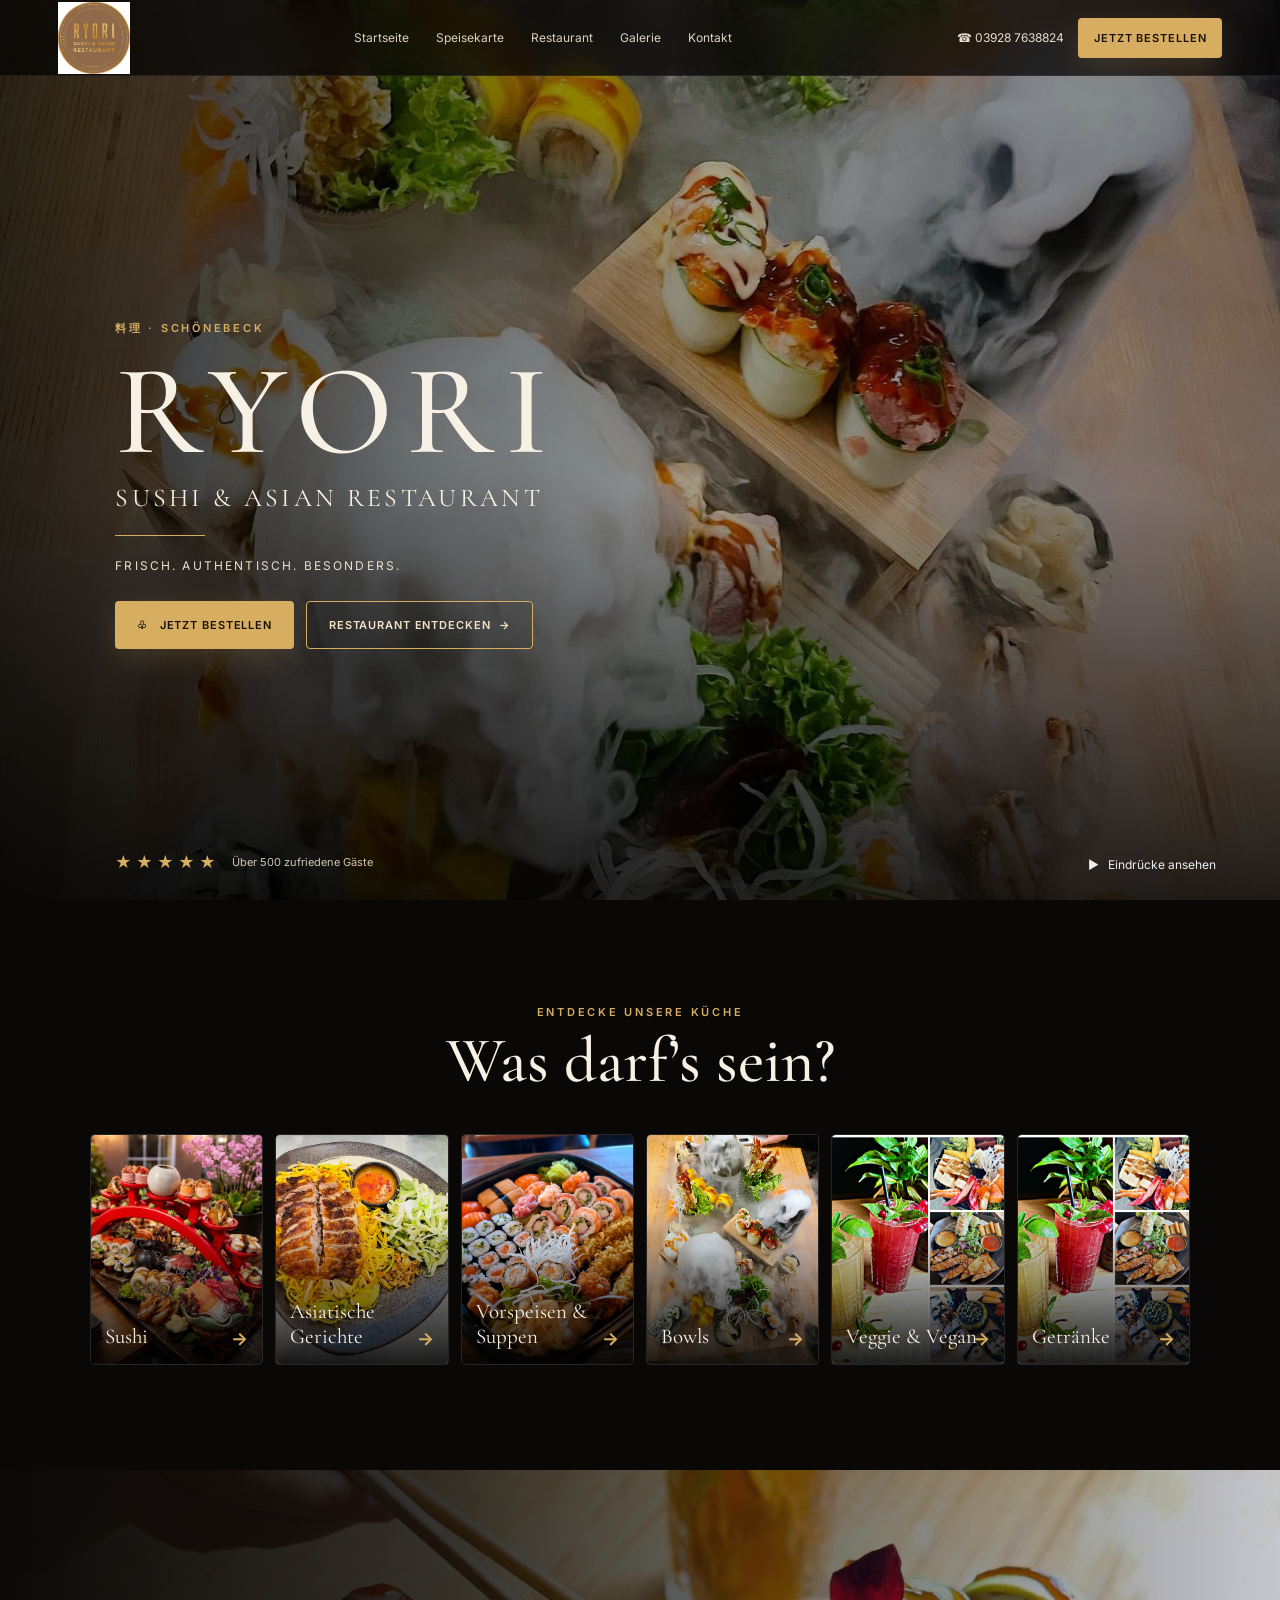
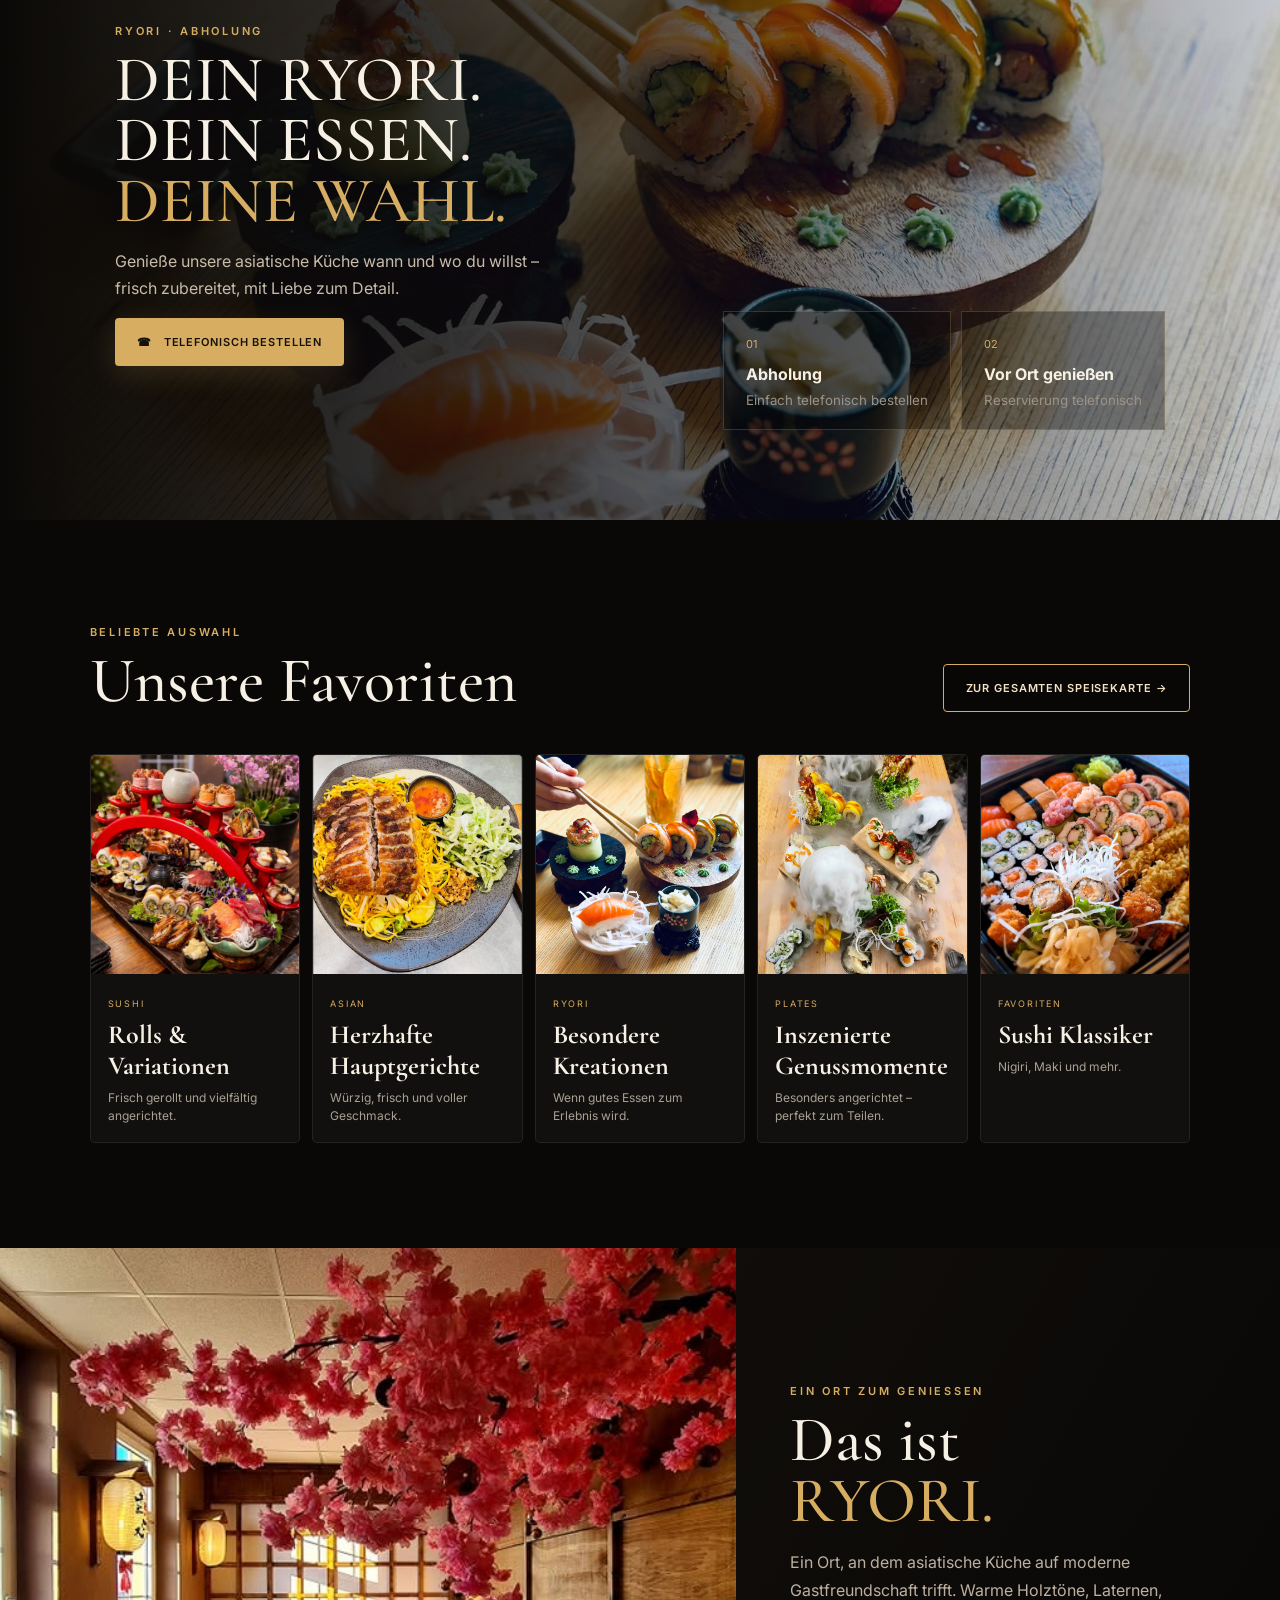
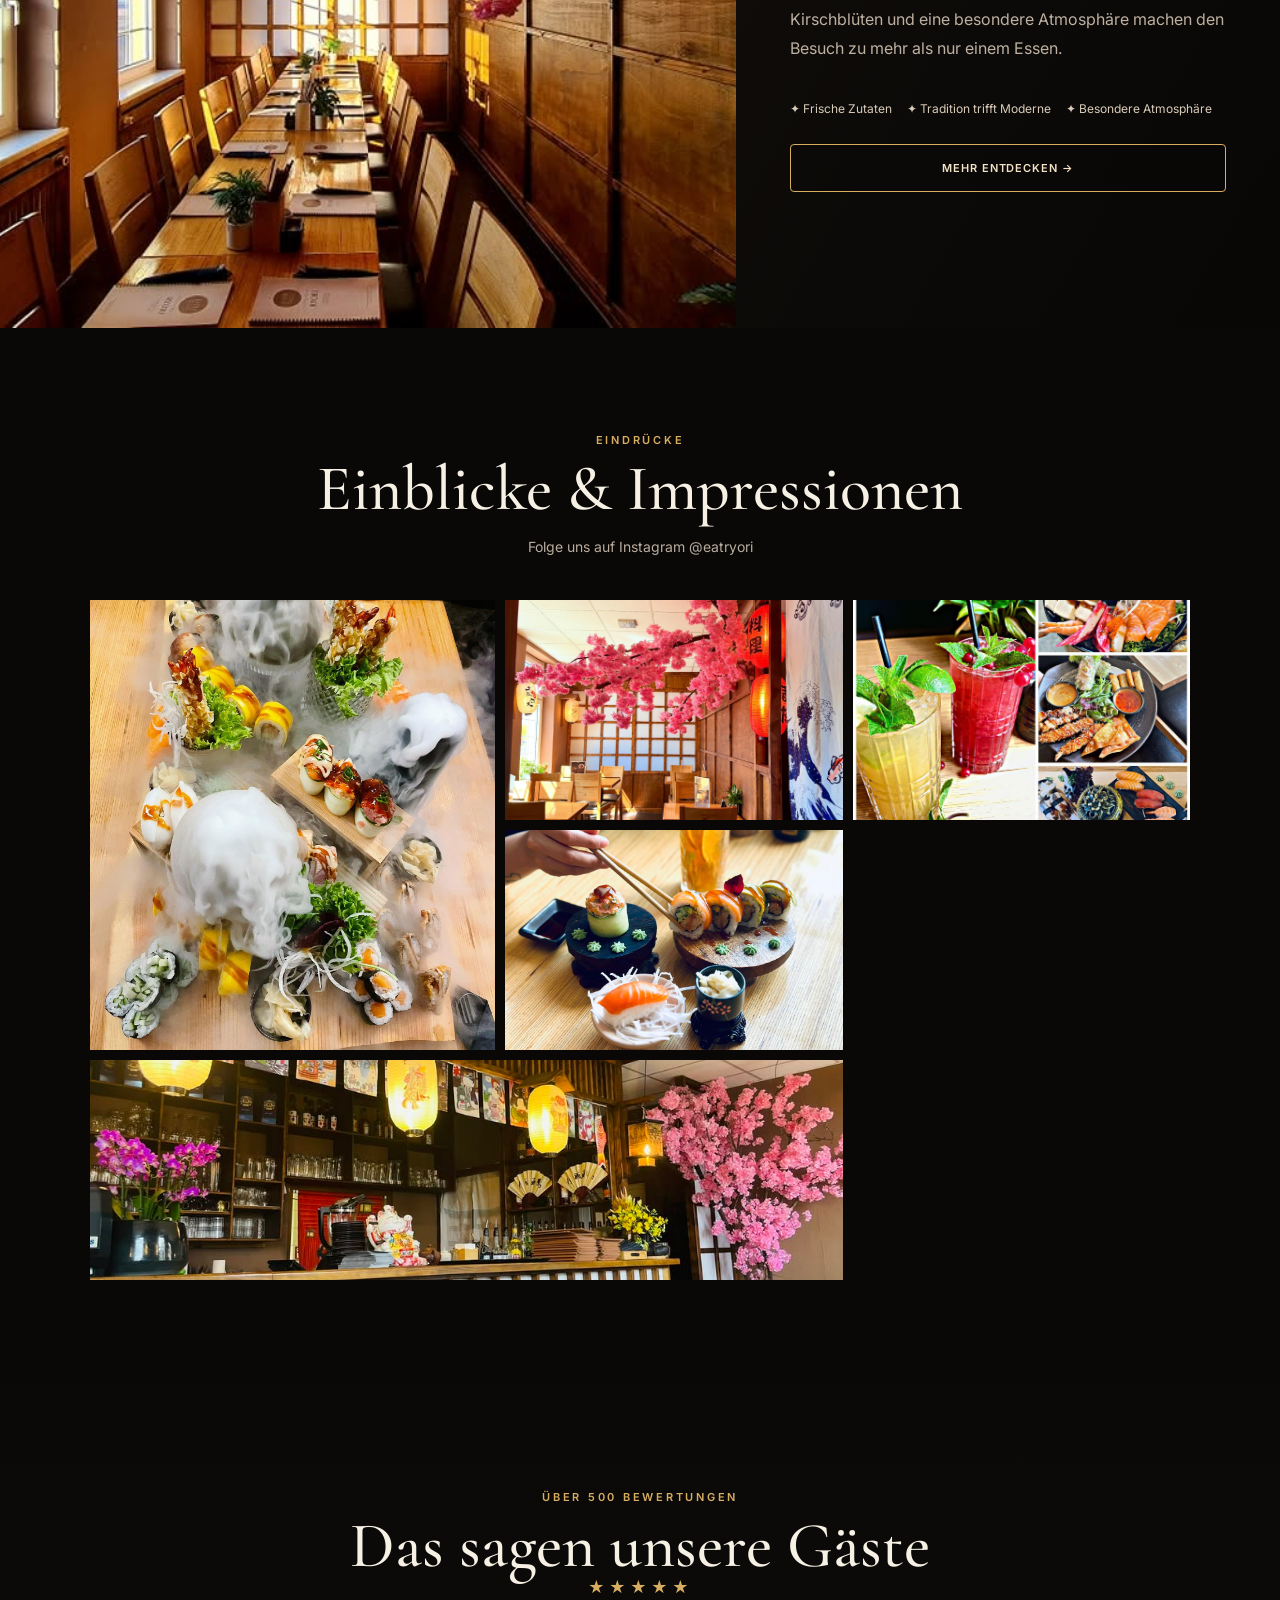
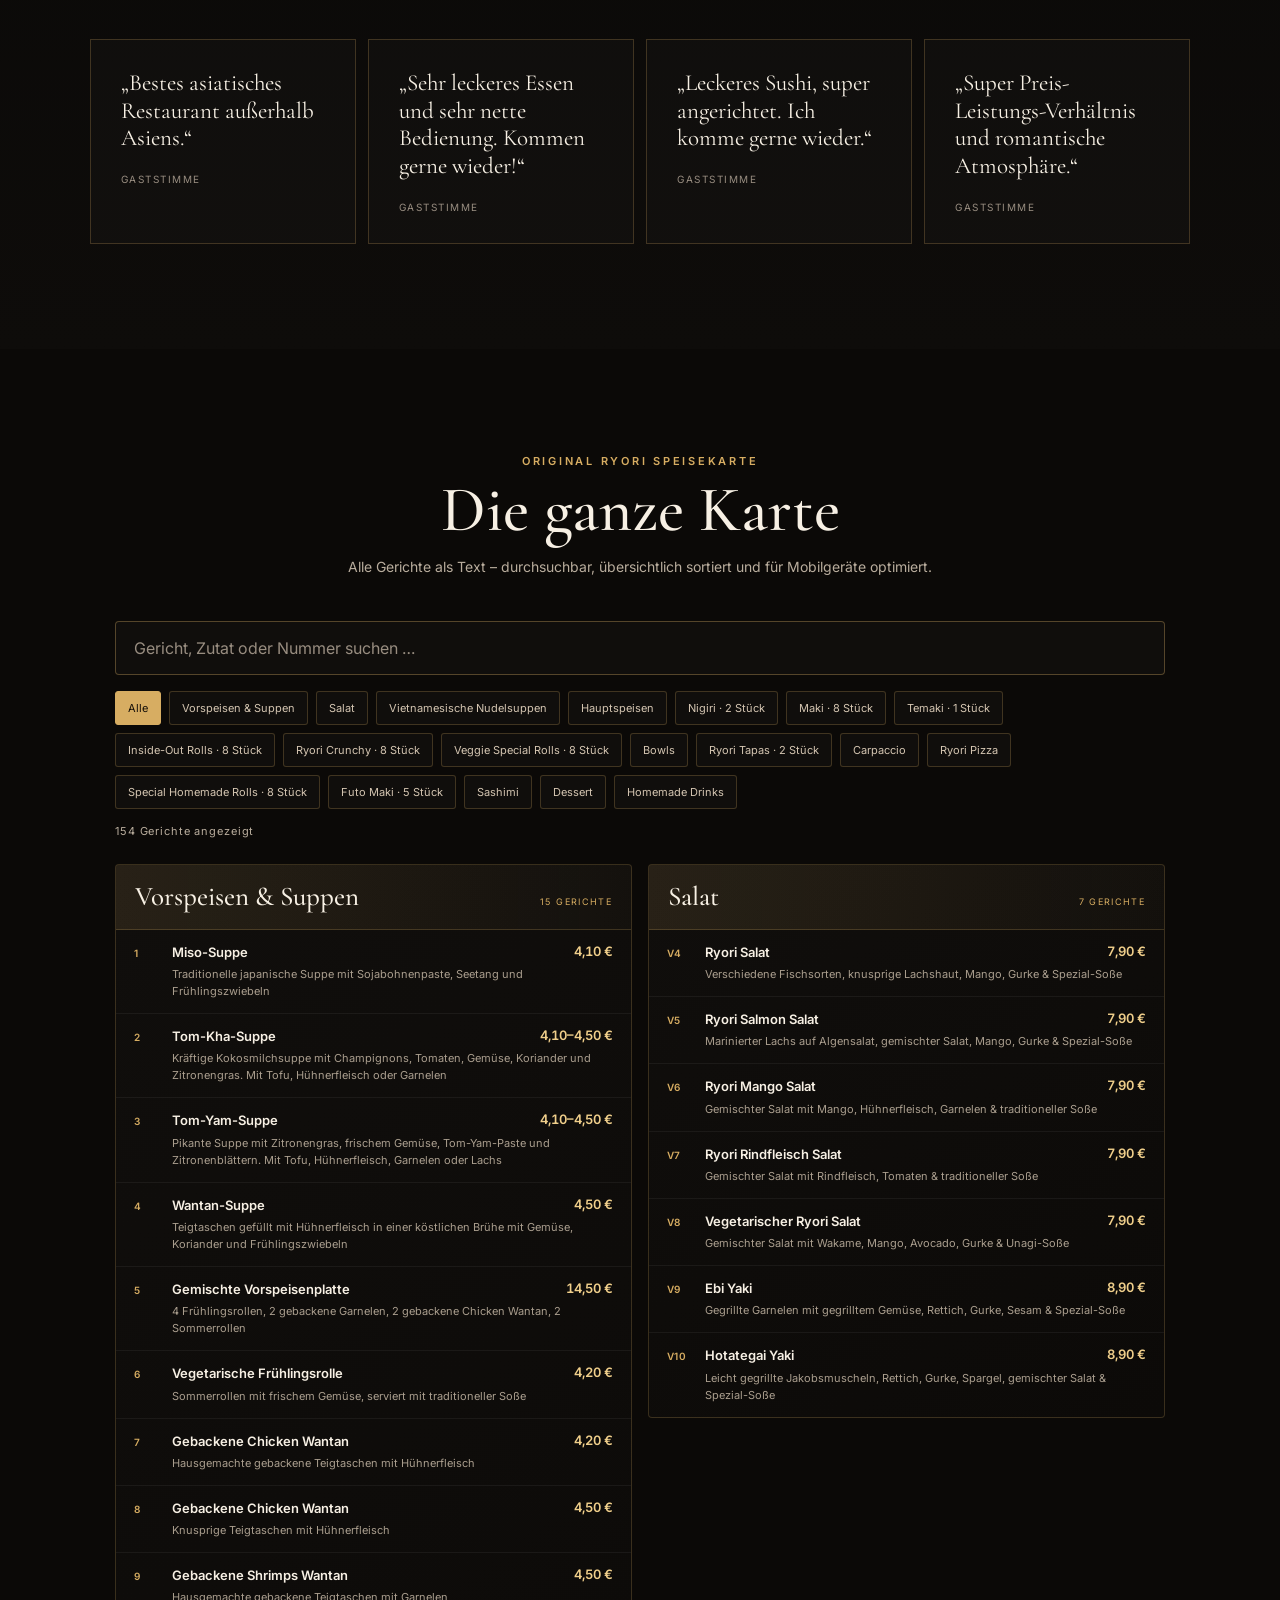
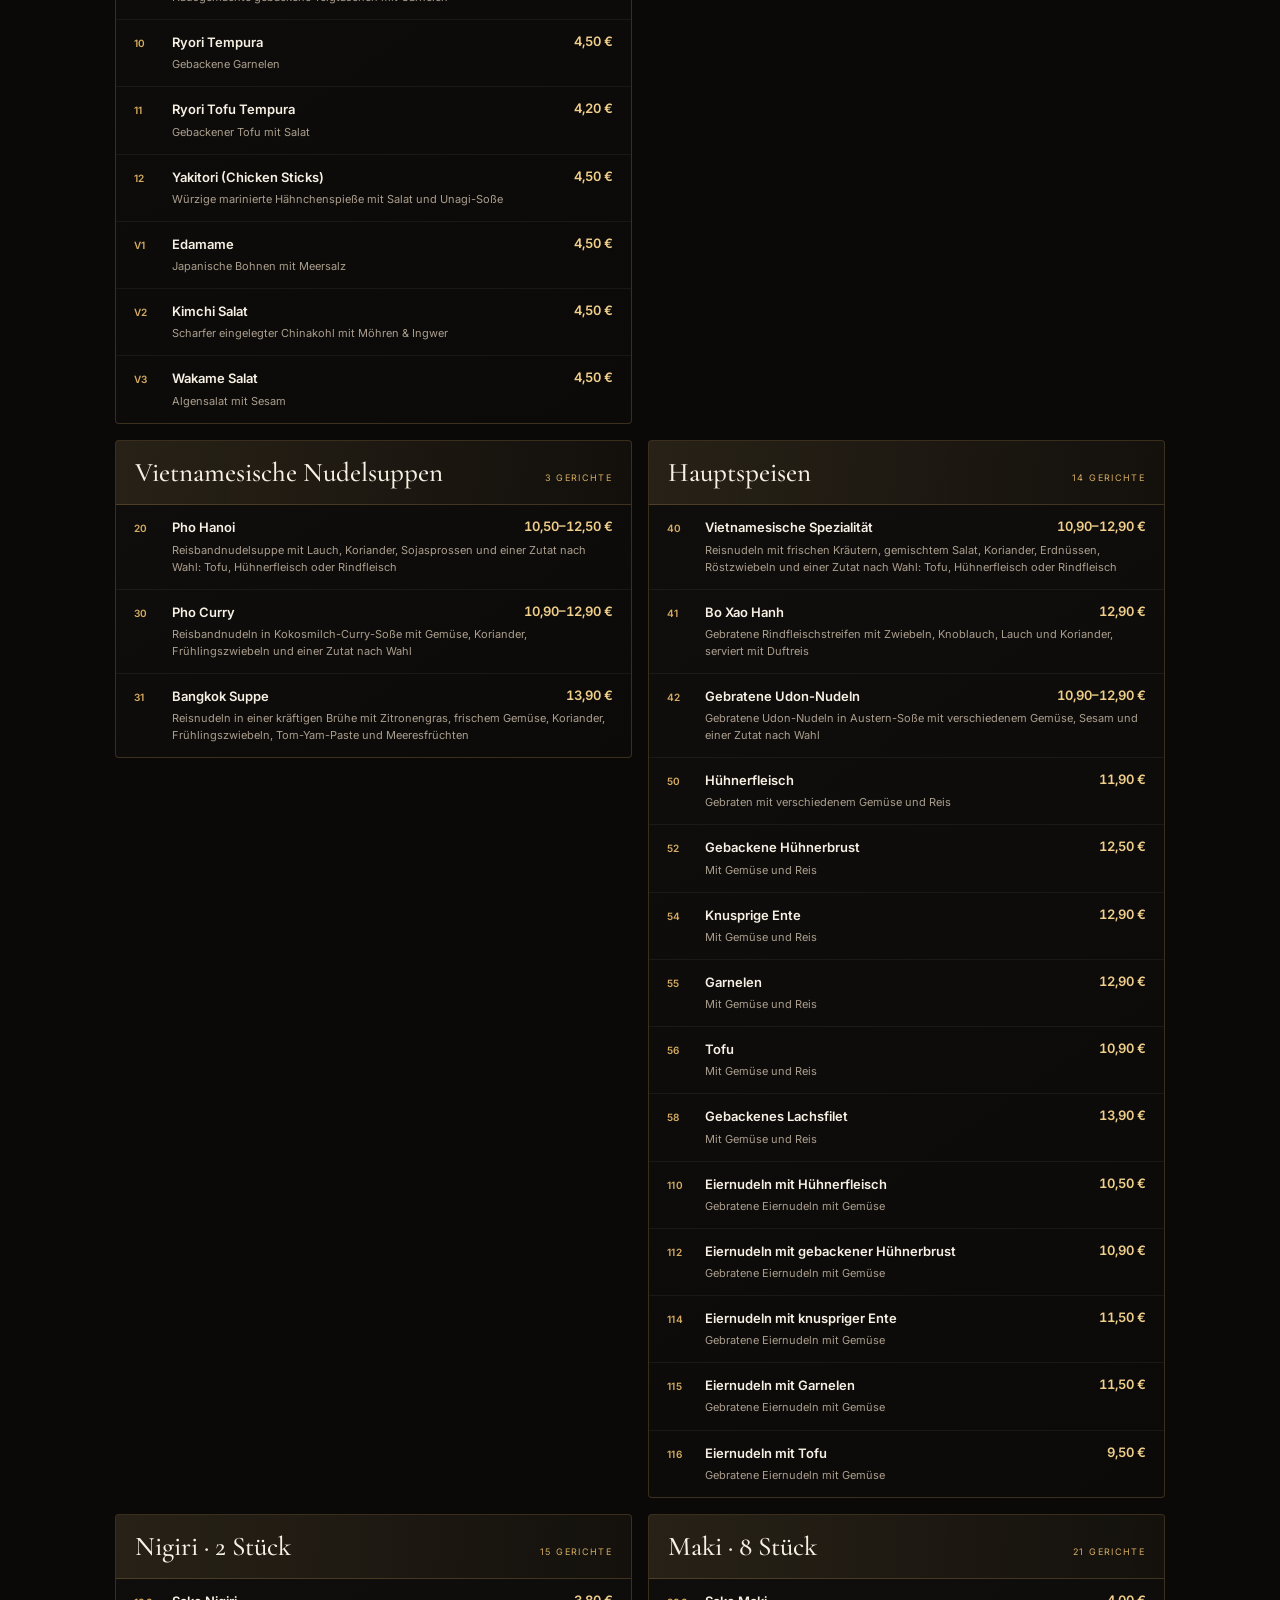
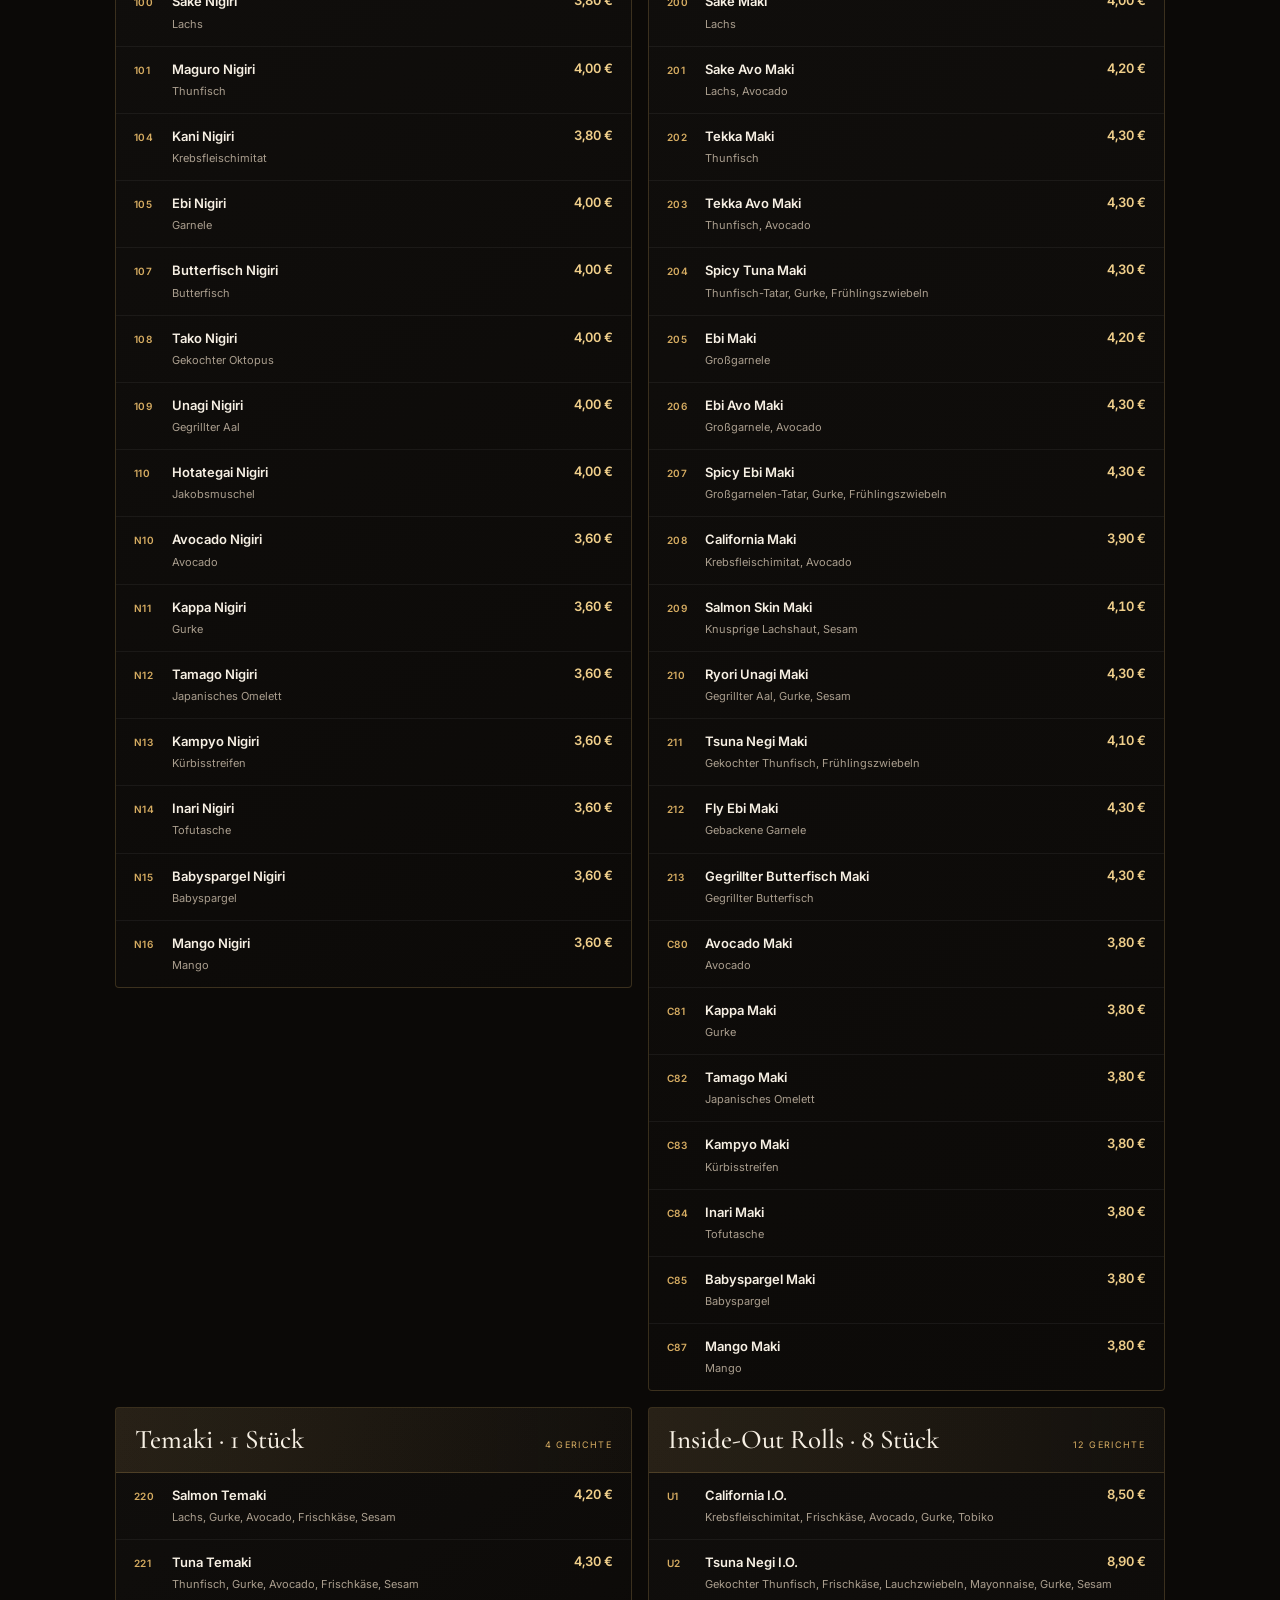
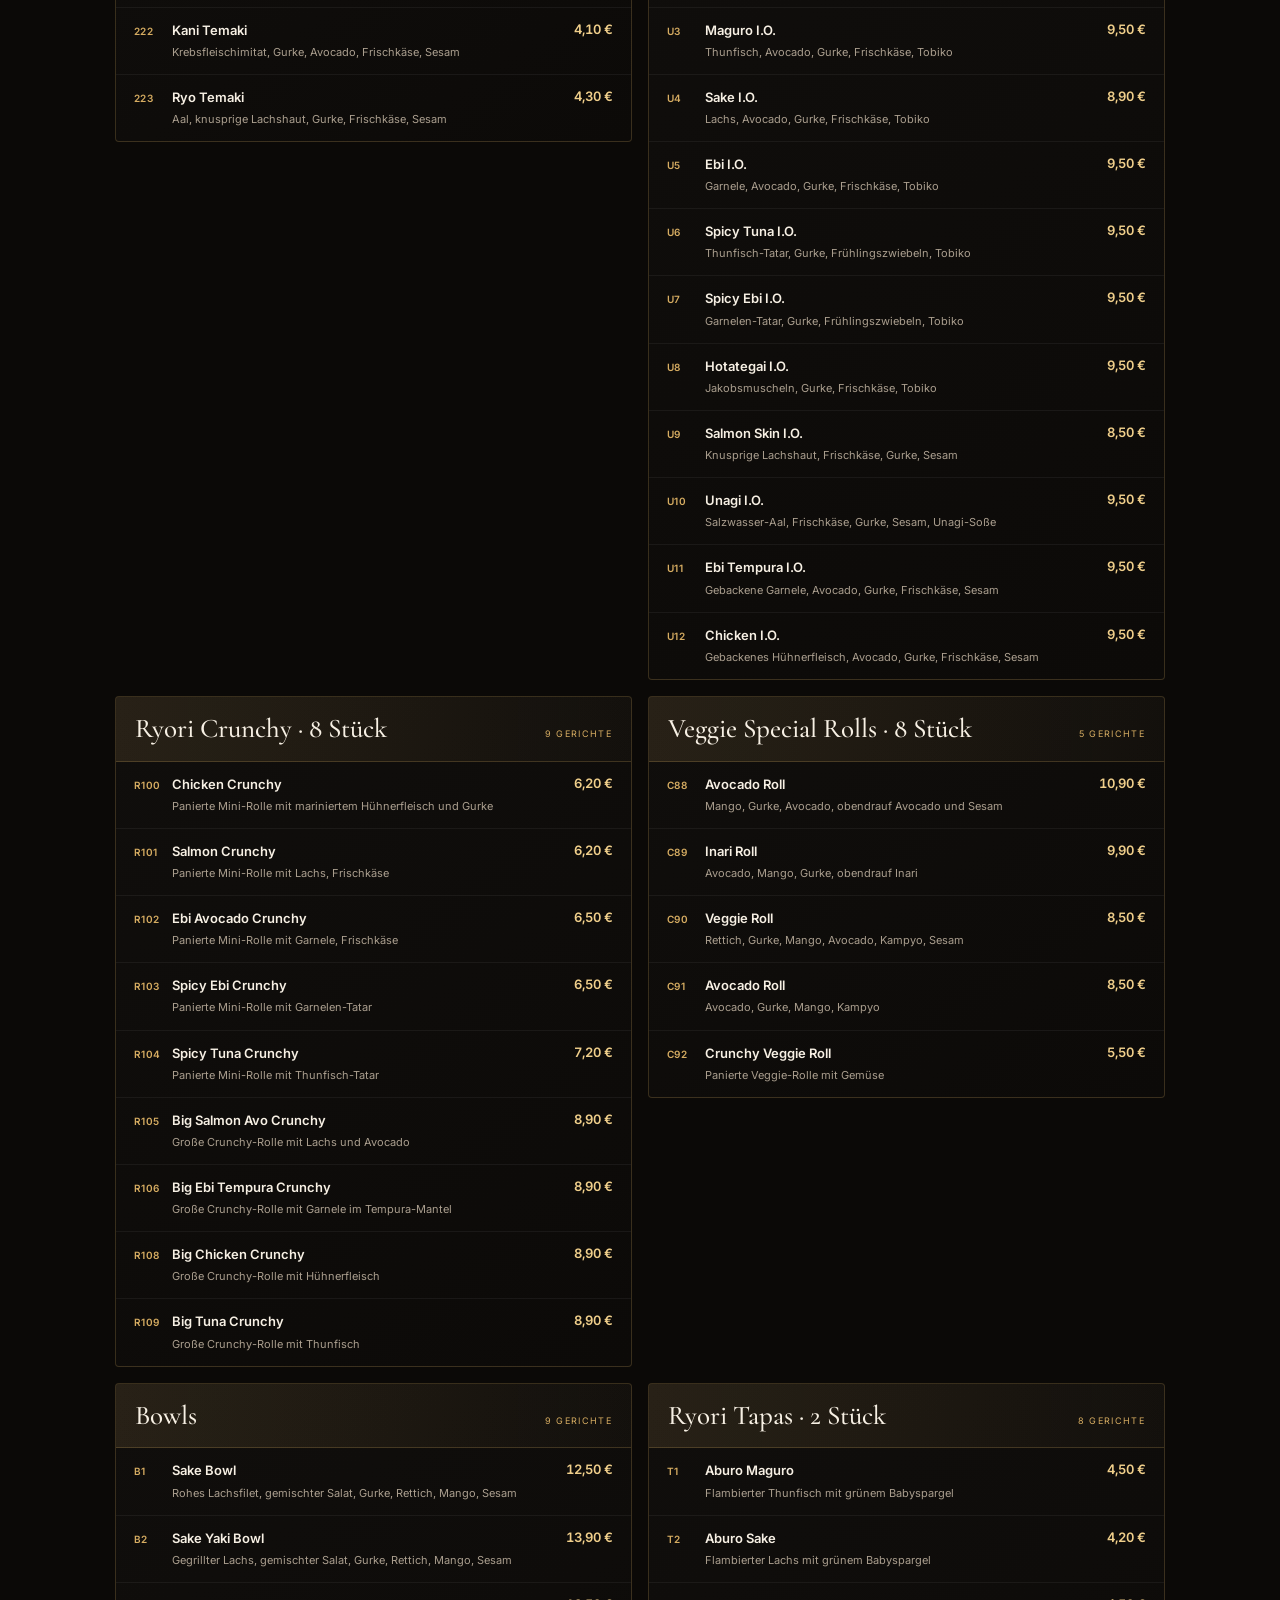
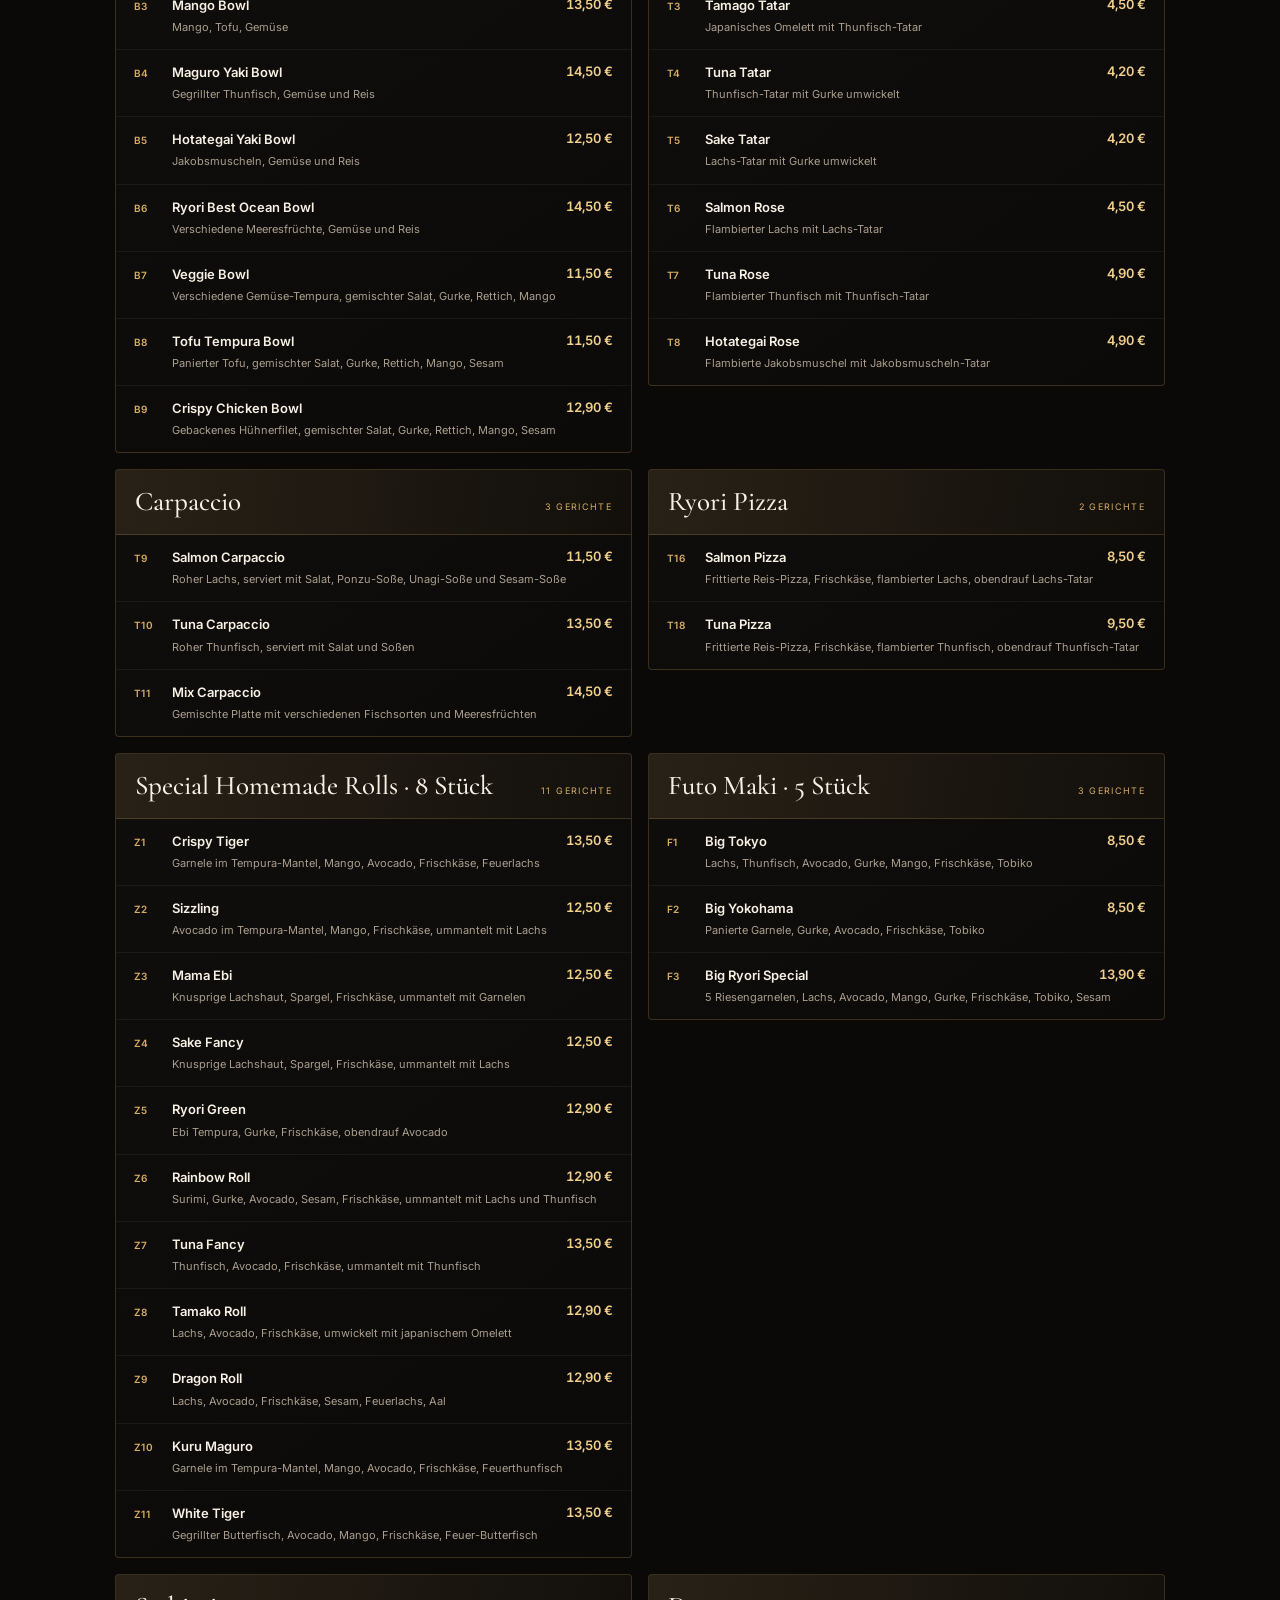
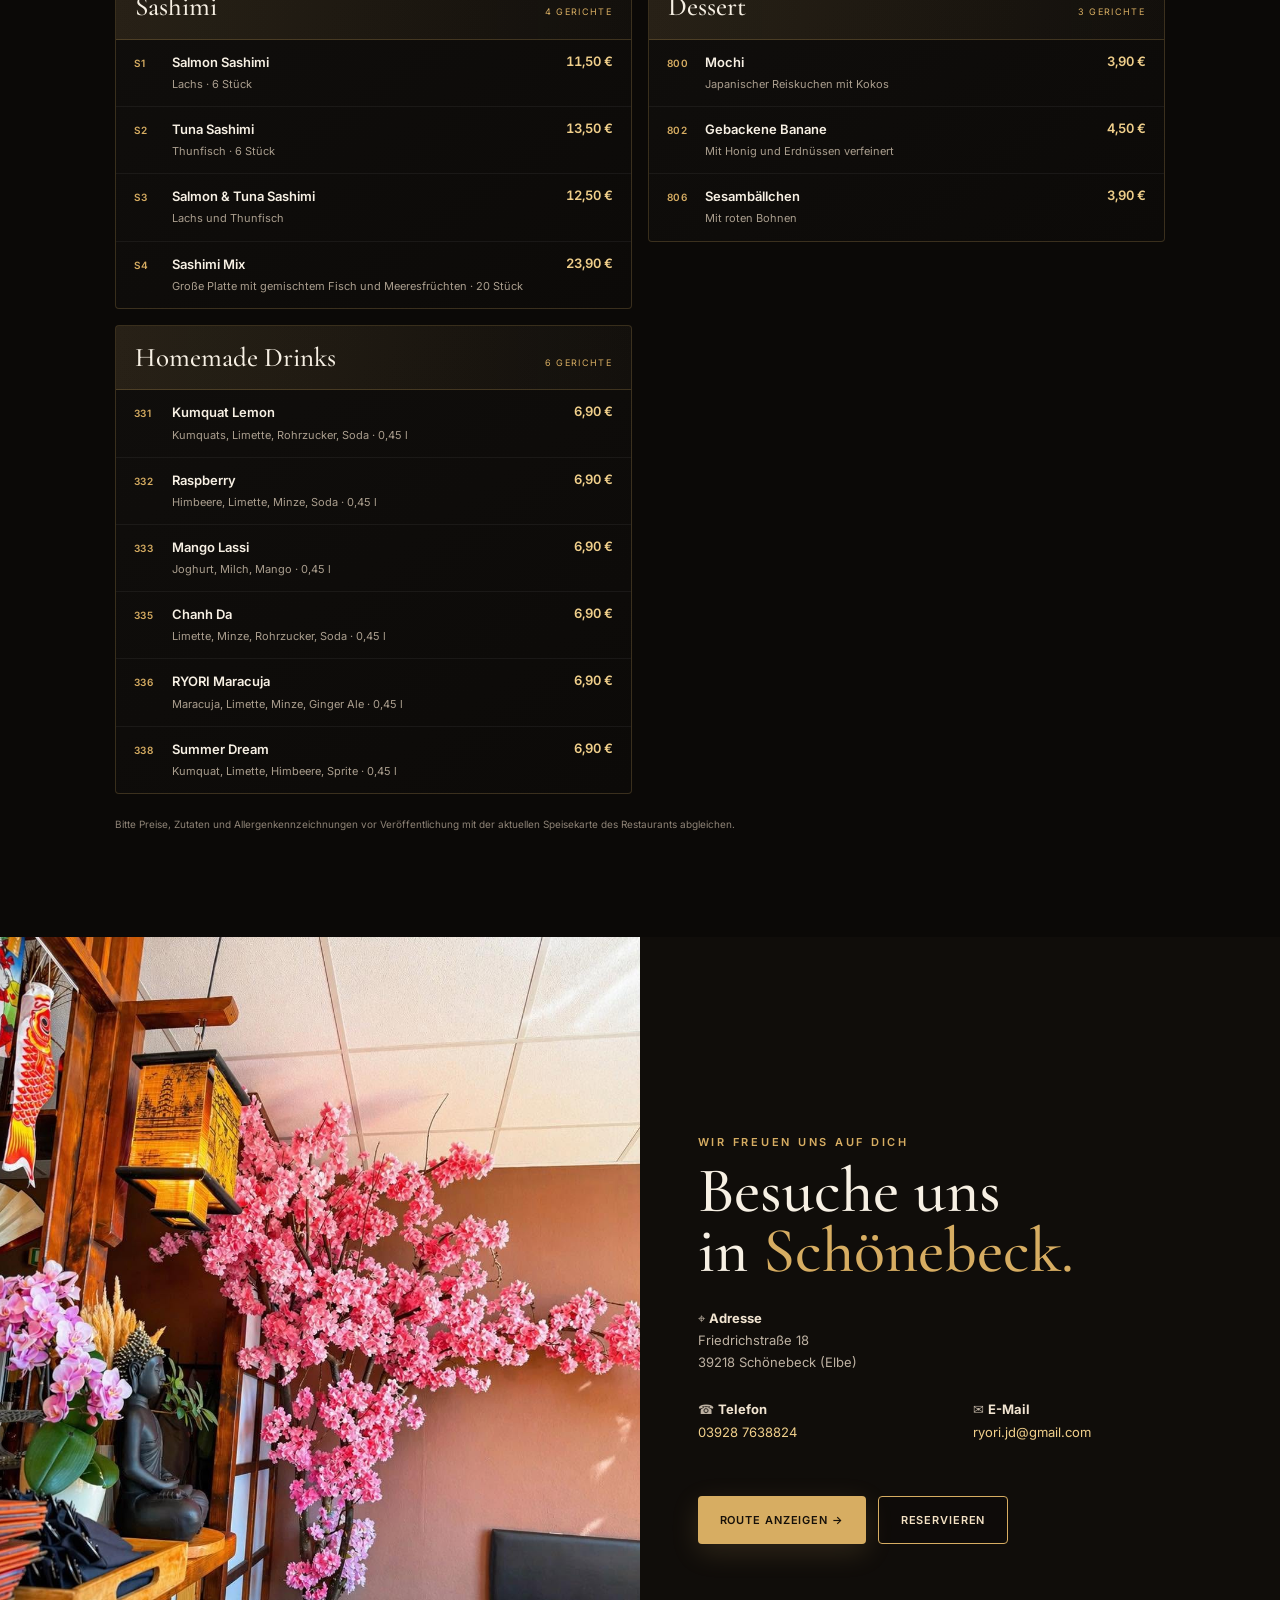
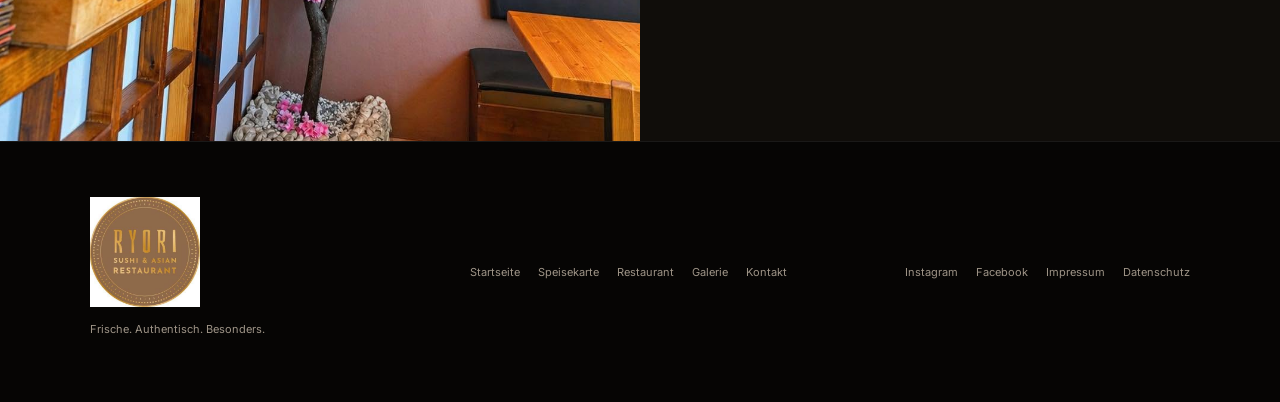
<file: index.html>
<!doctype html>
<html lang="de">
<head>
<meta charset="utf-8">
<meta name="viewport" content="width=device-width,initial-scale=1,viewport-fit=cover">
<meta name="theme-color" content="#090807">
<meta name="description" content="RYORI Sushi & Asian Restaurant in Schönebeck – frische Sushi-Kreationen, asiatische Küche und besondere Atmosphäre.">
<title>RYORI — Sushi & Asian Restaurant</title>
<link rel="stylesheet" href="style.css">
</head>
<body>
<div class="bg-pattern"></div>
<header class="header" id="top">
  <a class="logo" href="#top"><img src="assets/logo.png" alt="RYORI Sushi & Asian Restaurant"></a>
  <nav class="desktop-nav">
    <a href="#top">Startseite</a><a href="#speisekarte">Speisekarte</a><a href="#restaurant">Restaurant</a><a href="#galerie">Galerie</a><a href="#kontakt">Kontakt</a>
  </nav>
  <div class="header-actions"><a class="phone" href="tel:+4939287638824">☎ 03928 7638824</a><a class="gold-btn small" href="#bestellen">Jetzt bestellen</a></div>
  <button class="hamburger" aria-label="Menü öffnen" aria-expanded="false"><i></i><i></i><i></i></button>
</header>
<div class="mobile-menu"><a href="#top">Startseite</a><a href="#speisekarte">Speisekarte</a><a href="#restaurant">Restaurant</a><a href="#galerie">Galerie</a><a href="#kontakt">Kontakt</a><a class="gold-btn" href="#bestellen">Jetzt bestellen</a></div>

<main>
<section class="hero" id="start">
  <video autoplay muted loop playsinline poster="assets/photos/471330603_612736997777462_1966718480071644095_n.jpg"><source src="assets/video/ryori-1.mp4" type="video/mp4"></video>
  <div class="hero-shade"></div>
  <div class="hero-content">
    <div class="eyebrow">料理 · SCHÖNEBECK</div><h1>RYORI</h1><div class="hero-sub">SUSHI &amp; ASIAN RESTAURANT</div><div class="gold-rule"></div><p>FRISCH. AUTHENTISCH. BESONDERS.</p>
    <div class="actions"><a class="gold-btn" href="#bestellen">♧ &nbsp; Jetzt bestellen</a><a class="outline-btn" href="#restaurant">Restaurant entdecken <b>→</b></a></div>
  </div>
  <a class="watch" href="#galerie">▶ &nbsp; Eindrücke ansehen</a>
  <div class="hero-proof"><strong>★★★★★</strong><span>Über 500 zufriedene Gäste</span></div>
</section>

<section class="section categories">
  <div class="heading center"><div class="eyebrow">ENTDECKE UNSERE KÜCHE</div><h2>Was darf’s sein?</h2></div>
  <div class="category-grid">
    <a href="#speisekarte" class="cat"><img src="assets/photos/675353449_994151219642672_6785942613375449618_n.jpg" alt="Sushi"><span>Sushi</span><b>→</b></a>
    <a href="#speisekarte" class="cat"><img src="assets/photos/474232213_628618352855993_8107056622243899011_n.jpg" alt="Asiatische Gerichte"><span>Asiatische Gerichte</span><b>→</b></a>
    <a href="#speisekarte" class="cat"><img src="assets/photos/481664285_664396165951514_2054425605532204721_n.jpg" alt="Vorspeisen und Suppen"><span>Vorspeisen &amp; Suppen</span><b>→</b></a>
    <a href="#speisekarte" class="cat"><img src="assets/photos/471330603_612736997777462_1966718480071644095_n.jpg" alt="Bowls"><span>Bowls</span><b>→</b></a>
    <a href="#speisekarte" class="cat"><img src="assets/photos/482026478_671492131908584_8389215646795602695_n.jpg" alt="Veggie und Vegan"><span>Veggie &amp; Vegan</span><b>→</b></a>
    <a href="#speisekarte" class="cat"><img src="assets/photos/482026478_671492131908584_8389215646795602695_n.jpg" alt="Getränke"><span>Getränke</span><b>→</b></a>
  </div>
</section>

<section class="order" id="bestellen">
  <div class="order-bg"></div><div class="order-content"><div class="eyebrow">RYORI · ABHOLUNG</div><h2>DEIN RYORI.<br>DEIN ESSEN.<br><em>DEINE WAHL.</em></h2><p>Genieße unsere asiatische Küche wann und wo du willst – frisch zubereitet, mit Liebe zum Detail.</p><a class="gold-btn" href="tel:+4939287638824">☎ &nbsp; Telefonisch bestellen</a></div>
  <div class="order-options"><div><span>01</span><strong>Abholung</strong><small>Einfach telefonisch bestellen</small></div><div><span>02</span><strong>Vor Ort genießen</strong><small>Reservierung telefonisch</small></div></div>
</section>

<section class="section favorites" id="speisekarte">
  <div class="heading split"><div><div class="eyebrow">BELIEBTE AUSWAHL</div><h2>Unsere Favoriten</h2></div><a class="outline-btn" href="#menukarte">Zur gesamten Speisekarte →</a></div>
  <div class="food-grid">
    <article class="food"><img src="assets/photos/675353449_994151219642672_6785942613375449618_n.jpg" alt="Sushi Auswahl"><div><small>SUSHI</small><h3>Rolls &amp; Variationen</h3><p>Frisch gerollt und vielfältig angerichtet.</p></div></article>
    <article class="food"><img src="assets/photos/474232213_628618352855993_8107056622243899011_n.jpg" alt="Asiatisches Hauptgericht"><div><small>ASIAN</small><h3>Herzhafte Hauptgerichte</h3><p>Würzig, frisch und voller Geschmack.</p></div></article>
    <article class="food"><img src="assets/photos/483751943_676963011361496_2176011950325386464_n.jpg" alt="Sushi mit Stäbchen"><div><small>RYORI</small><h3>Besondere Kreationen</h3><p>Wenn gutes Essen zum Erlebnis wird.</p></div></article>
    <article class="food"><img src="assets/photos/471330603_612736997777462_1966718480071644095_n.jpg" alt="Sushi mit Rauch"><div><small>PLATES</small><h3>Inszenierte Genussmomente</h3><p>Besonders angerichtet – perfekt zum Teilen.</p></div></article>
    <article class="food"><img src="assets/photos/481664285_664396165951514_2054425605532204721_n.jpg" alt="Sushi Platte"><div><small>FAVORITEN</small><h3>Sushi Klassiker</h3><p>Nigiri, Maki und mehr.</p></div></article>
  </div>
</section>

<section class="about" id="restaurant"><div class="about-image"><img src="assets/photos/481993902_664146755976455_1436792860100849513_n.jpg" alt="Innenraum von RYORI"></div><div class="about-copy"><div class="eyebrow">EIN ORT ZUM GENIESSEN</div><h2>Das ist<br><em>RYORI.</em></h2><p>Ein Ort, an dem asiatische Küche auf moderne Gastfreundschaft trifft. Warme Holztöne, Laternen, Kirschblüten und eine besondere Atmosphäre machen den Besuch zu mehr als nur einem Essen.</p><div class="features"><span>✦ Frische Zutaten</span><span>✦ Tradition trifft Moderne</span><span>✦ Besondere Atmosphäre</span></div><a class="outline-btn" href="#galerie">Mehr entdecken →</a></div></section>

<section class="section gallery" id="galerie"><div class="heading center"><div class="eyebrow">EINDRÜCKE</div><h2>Einblicke &amp; Impressionen</h2><p>Folge uns auf Instagram <a href="https://www.instagram.com/eatryori/" target="_blank" rel="noopener">@eatryori</a></p></div><div class="gallery-grid">
  <button class="gallery-item tall"><img src="assets/photos/471330603_612736997777462_1966718480071644095_n.jpg" alt="Sushi mit Rauch"></button>
  <button class="gallery-item"><img src="assets/photos/671030990_18081448061625563_4925536709043878263_n.jpg" alt="RYORI Innenraum"></button>
  <button class="gallery-item"><img src="assets/photos/482026478_671492131908584_8389215646795602695_n.jpg" alt="Drinks und Sushi"></button>
  <button class="gallery-item"><img src="assets/photos/483751943_676963011361496_2176011950325386464_n.jpg" alt="Sushi"></button>
  <button class="gallery-item wide"><img src="assets/photos/486135642_682459020811895_6437655819772519456_n.jpg" alt="Barbereich"></button>
</div></section>

<section class="section reviews"><div class="heading center"><div class="eyebrow">ÜBER 500 BEWERTUNGEN</div><h2>Das sagen unsere Gäste</h2><div class="stars">★★★★★</div></div><div class="review-grid"><blockquote>„Bestes asiatisches Restaurant außerhalb Asiens.“<cite>Gaststimme</cite></blockquote><blockquote>„Sehr leckeres Essen und sehr nette Bedienung. Kommen gerne wieder!“<cite>Gaststimme</cite></blockquote><blockquote>„Leckeres Sushi, super angerichtet. Ich komme gerne wieder.“<cite>Gaststimme</cite></blockquote><blockquote>„Super Preis-Leistungs-Verhältnis und romantische Atmosphäre.“<cite>Gaststimme</cite></blockquote></div></section>

<section class="menu" id="menukarte">
  <div class="heading center"><div class="eyebrow">ORIGINAL RYORI SPEISEKARTE</div><h2>Die ganze Karte</h2><p>Alle Gerichte als Text – durchsuchbar, übersichtlich sortiert und für Mobilgeräte optimiert.</p></div>
  <div class="text-menu-tools"><input id="menu-search" type="search" placeholder="Gericht, Zutat oder Nummer suchen …" aria-label="Speisekarte durchsuchen"><div id="menu-categories" class="text-menu-categories"></div><p id="menu-result-count" class="menu-result-count"></p></div>
  <div id="text-menu-content" class="text-menu-content"></div>
  <p class="menu-disclaimer">Bitte Preise, Zutaten und Allergenkennzeichnungen vor Veröffentlichung mit der aktuellen Speisekarte des Restaurants abgleichen.</p>
</section>

<section class="contact" id="kontakt"><div class="contact-photo"><img src="assets/photos/677759145_994151386309322_5345853029806156686_n.jpg" alt="RYORI Restaurant"></div><div class="contact-copy"><div class="eyebrow">WIR FREUEN UNS AUF DICH</div><h2>Besuche uns<br>in <em>Schönebeck.</em></h2><div class="contact-list"><p>⌖ <b>Adresse</b><br>Friedrichstraße 18<br>39218 Schönebeck (Elbe)</p><p>☎ <b>Telefon</b><br><a href="tel:+4939287638824">03928 7638824</a></p><p>✉ <b>E-Mail</b><br><a href="mailto:ryori.jd@gmail.com">ryori.jd@gmail.com</a></p></div><div class="actions"><a class="gold-btn" target="_blank" rel="noopener" href="https://www.google.com/maps/search/?api=1&query=Friedrichstraße+18,+39218+Schönebeck">Route anzeigen →</a><a class="outline-btn" href="tel:+4939287638824">Reservieren</a></div></div></section>
</main>
<footer><div class="footer-brand"><img src="assets/logo.png" alt="RYORI"><p>Frische. Authentisch. Besonders.</p></div><div class="footer-links"><a href="#top">Startseite</a><a href="#speisekarte">Speisekarte</a><a href="#restaurant">Restaurant</a><a href="#galerie">Galerie</a><a href="#kontakt">Kontakt</a></div><div class="footer-social"><a href="https://www.instagram.com/eatryori/" target="_blank" rel="noopener">Instagram</a><a href="https://www.facebook.com/people/RYORI/100071434087926/" target="_blank" rel="noopener">Facebook</a><a href="impressum.html">Impressum</a><a href="datenschutz.html">Datenschutz</a></div></footer>
<div class="lightbox" aria-hidden="true"><button>×</button><img alt=""></div>

<script>window.RYORI_MENU_DATA = [{"category": "Vorspeisen & Suppen", "items": [{"id": "1", "name": "Miso-Suppe", "desc": "Traditionelle japanische Suppe mit Sojabohnenpaste, Seetang und Frühlingszwiebeln", "price": "4,10 €"}, {"id": "2", "name": "Tom-Kha-Suppe", "desc": "Kräftige Kokosmilchsuppe mit Champignons, Tomaten, Gemüse, Koriander und Zitronengras. Mit Tofu, Hühnerfleisch oder Garnelen", "price": "4,10–4,50 €"}, {"id": "3", "name": "Tom-Yam-Suppe", "desc": "Pikante Suppe mit Zitronengras, frischem Gemüse, Tom-Yam-Paste und Zitronenblättern. Mit Tofu, Hühnerfleisch, Garnelen oder Lachs", "price": "4,10–4,50 €"}, {"id": "4", "name": "Wantan-Suppe", "desc": "Teigtaschen gefüllt mit Hühnerfleisch in einer köstlichen Brühe mit Gemüse, Koriander und Frühlingszwiebeln", "price": "4,50 €"}, {"id": "5", "name": "Gemischte Vorspeisenplatte", "desc": "4 Frühlingsrollen, 2 gebackene Garnelen, 2 gebackene Chicken Wantan, 2 Sommerrollen", "price": "14,50 €"}, {"id": "6", "name": "Vegetarische Frühlingsrolle", "desc": "Sommerrollen mit frischem Gemüse, serviert mit traditioneller Soße", "price": "4,20 €"}, {"id": "7", "name": "Gebackene Chicken Wantan", "desc": "Hausgemachte gebackene Teigtaschen mit Hühnerfleisch", "price": "4,20 €"}, {"id": "8", "name": "Gebackene Chicken Wantan", "desc": "Knusprige Teigtaschen mit Hühnerfleisch", "price": "4,50 €"}, {"id": "9", "name": "Gebackene Shrimps Wantan", "desc": "Hausgemachte gebackene Teigtaschen mit Garnelen", "price": "4,50 €"}, {"id": "10", "name": "Ryori Tempura", "desc": "Gebackene Garnelen", "price": "4,50 €"}, {"id": "11", "name": "Ryori Tofu Tempura", "desc": "Gebackener Tofu mit Salat", "price": "4,20 €"}, {"id": "12", "name": "Yakitori (Chicken Sticks)", "desc": "Würzige marinierte Hähnchenspieße mit Salat und Unagi-Soße", "price": "4,50 €"}, {"id": "V1", "name": "Edamame", "desc": "Japanische Bohnen mit Meersalz", "price": "4,50 €"}, {"id": "V2", "name": "Kimchi Salat", "desc": "Scharfer eingelegter Chinakohl mit Möhren & Ingwer", "price": "4,50 €"}, {"id": "V3", "name": "Wakame Salat", "desc": "Algensalat mit Sesam", "price": "4,50 €"}]}, {"category": "Salat", "items": [{"id": "V4", "name": "Ryori Salat", "desc": "Verschiedene Fischsorten, knusprige Lachshaut, Mango, Gurke & Spezial-Soße", "price": "7,90 €"}, {"id": "V5", "name": "Ryori Salmon Salat", "desc": "Marinierter Lachs auf Algensalat, gemischter Salat, Mango, Gurke & Spezial-Soße", "price": "7,90 €"}, {"id": "V6", "name": "Ryori Mango Salat", "desc": "Gemischter Salat mit Mango, Hühnerfleisch, Garnelen & traditioneller Soße", "price": "7,90 €"}, {"id": "V7", "name": "Ryori Rindfleisch Salat", "desc": "Gemischter Salat mit Rindfleisch, Tomaten & traditioneller Soße", "price": "7,90 €"}, {"id": "V8", "name": "Vegetarischer Ryori Salat", "desc": "Gemischter Salat mit Wakame, Mango, Avocado, Gurke & Unagi-Soße", "price": "7,90 €"}, {"id": "V9", "name": "Ebi Yaki", "desc": "Gegrillte Garnelen mit gegrilltem Gemüse, Rettich, Gurke, Sesam & Spezial-Soße", "price": "8,90 €"}, {"id": "V10", "name": "Hotategai Yaki", "desc": "Leicht gegrillte Jakobsmuscheln, Rettich, Gurke, Spargel, gemischter Salat & Spezial-Soße", "price": "8,90 €"}]}, {"category": "Vietnamesische Nudelsuppen", "items": [{"id": "20", "name": "Pho Hanoi", "desc": "Reisbandnudelsuppe mit Lauch, Koriander, Sojasprossen und einer Zutat nach Wahl: Tofu, Hühnerfleisch oder Rindfleisch", "price": "10,50–12,50 €"}, {"id": "30", "name": "Pho Curry", "desc": "Reisbandnudeln in Kokosmilch-Curry-Soße mit Gemüse, Koriander, Frühlingszwiebeln und einer Zutat nach Wahl", "price": "10,90–12,90 €"}, {"id": "31", "name": "Bangkok Suppe", "desc": "Reisnudeln in einer kräftigen Brühe mit Zitronengras, frischem Gemüse, Koriander, Frühlingszwiebeln, Tom-Yam-Paste und Meeresfrüchten", "price": "13,90 €"}]}, {"category": "Hauptspeisen", "items": [{"id": "40", "name": "Vietnamesische Spezialität", "desc": "Reisnudeln mit frischen Kräutern, gemischtem Salat, Koriander, Erdnüssen, Röstzwiebeln und einer Zutat nach Wahl: Tofu, Hühnerfleisch oder Rindfleisch", "price": "10,90–12,90 €"}, {"id": "41", "name": "Bo Xao Hanh", "desc": "Gebratene Rindfleischstreifen mit Zwiebeln, Knoblauch, Lauch und Koriander, serviert mit Duftreis", "price": "12,90 €"}, {"id": "42", "name": "Gebratene Udon-Nudeln", "desc": "Gebratene Udon-Nudeln in Austern-Soße mit verschiedenem Gemüse, Sesam und einer Zutat nach Wahl", "price": "10,90–12,90 €"}, {"id": "50", "name": "Hühnerfleisch", "desc": "Gebraten mit verschiedenem Gemüse und Reis", "price": "11,90 €"}, {"id": "52", "name": "Gebackene Hühnerbrust", "desc": "Mit Gemüse und Reis", "price": "12,50 €"}, {"id": "54", "name": "Knusprige Ente", "desc": "Mit Gemüse und Reis", "price": "12,90 €"}, {"id": "55", "name": "Garnelen", "desc": "Mit Gemüse und Reis", "price": "12,90 €"}, {"id": "56", "name": "Tofu", "desc": "Mit Gemüse und Reis", "price": "10,90 €"}, {"id": "58", "name": "Gebackenes Lachsfilet", "desc": "Mit Gemüse und Reis", "price": "13,90 €"}, {"id": "110", "name": "Eiernudeln mit Hühnerfleisch", "desc": "Gebratene Eiernudeln mit Gemüse", "price": "10,50 €"}, {"id": "112", "name": "Eiernudeln mit gebackener Hühnerbrust", "desc": "Gebratene Eiernudeln mit Gemüse", "price": "10,90 €"}, {"id": "114", "name": "Eiernudeln mit knuspriger Ente", "desc": "Gebratene Eiernudeln mit Gemüse", "price": "11,50 €"}, {"id": "115", "name": "Eiernudeln mit Garnelen", "desc": "Gebratene Eiernudeln mit Gemüse", "price": "11,50 €"}, {"id": "116", "name": "Eiernudeln mit Tofu", "desc": "Gebratene Eiernudeln mit Gemüse", "price": "9,50 €"}]}, {"category": "Nigiri · 2 Stück", "items": [{"id": "100", "name": "Sake Nigiri", "desc": "Lachs", "price": "3,80 €"}, {"id": "101", "name": "Maguro Nigiri", "desc": "Thunfisch", "price": "4,00 €"}, {"id": "104", "name": "Kani Nigiri", "desc": "Krebsfleischimitat", "price": "3,80 €"}, {"id": "105", "name": "Ebi Nigiri", "desc": "Garnele", "price": "4,00 €"}, {"id": "107", "name": "Butterfisch Nigiri", "desc": "Butterfisch", "price": "4,00 €"}, {"id": "108", "name": "Tako Nigiri", "desc": "Gekochter Oktopus", "price": "4,00 €"}, {"id": "109", "name": "Unagi Nigiri", "desc": "Gegrillter Aal", "price": "4,00 €"}, {"id": "110", "name": "Hotategai Nigiri", "desc": "Jakobsmuschel", "price": "4,00 €"}, {"id": "N10", "name": "Avocado Nigiri", "desc": "Avocado", "price": "3,60 €"}, {"id": "N11", "name": "Kappa Nigiri", "desc": "Gurke", "price": "3,60 €"}, {"id": "N12", "name": "Tamago Nigiri", "desc": "Japanisches Omelett", "price": "3,60 €"}, {"id": "N13", "name": "Kampyo Nigiri", "desc": "Kürbisstreifen", "price": "3,60 €"}, {"id": "N14", "name": "Inari Nigiri", "desc": "Tofutasche", "price": "3,60 €"}, {"id": "N15", "name": "Babyspargel Nigiri", "desc": "Babyspargel", "price": "3,60 €"}, {"id": "N16", "name": "Mango Nigiri", "desc": "Mango", "price": "3,60 €"}]}, {"category": "Maki · 8 Stück", "items": [{"id": "200", "name": "Sake Maki", "desc": "Lachs", "price": "4,00 €"}, {"id": "201", "name": "Sake Avo Maki", "desc": "Lachs, Avocado", "price": "4,20 €"}, {"id": "202", "name": "Tekka Maki", "desc": "Thunfisch", "price": "4,30 €"}, {"id": "203", "name": "Tekka Avo Maki", "desc": "Thunfisch, Avocado", "price": "4,30 €"}, {"id": "204", "name": "Spicy Tuna Maki", "desc": "Thunfisch-Tatar, Gurke, Frühlingszwiebeln", "price": "4,30 €"}, {"id": "205", "name": "Ebi Maki", "desc": "Großgarnele", "price": "4,20 €"}, {"id": "206", "name": "Ebi Avo Maki", "desc": "Großgarnele, Avocado", "price": "4,30 €"}, {"id": "207", "name": "Spicy Ebi Maki", "desc": "Großgarnelen-Tatar, Gurke, Frühlingszwiebeln", "price": "4,30 €"}, {"id": "208", "name": "California Maki", "desc": "Krebsfleischimitat, Avocado", "price": "3,90 €"}, {"id": "209", "name": "Salmon Skin Maki", "desc": "Knusprige Lachshaut, Sesam", "price": "4,10 €"}, {"id": "210", "name": "Ryori Unagi Maki", "desc": "Gegrillter Aal, Gurke, Sesam", "price": "4,30 €"}, {"id": "211", "name": "Tsuna Negi Maki", "desc": "Gekochter Thunfisch, Frühlingszwiebeln", "price": "4,10 €"}, {"id": "212", "name": "Fly Ebi Maki", "desc": "Gebackene Garnele", "price": "4,30 €"}, {"id": "213", "name": "Gegrillter Butterfisch Maki", "desc": "Gegrillter Butterfisch", "price": "4,30 €"}, {"id": "C80", "name": "Avocado Maki", "desc": "Avocado", "price": "3,80 €"}, {"id": "C81", "name": "Kappa Maki", "desc": "Gurke", "price": "3,80 €"}, {"id": "C82", "name": "Tamago Maki", "desc": "Japanisches Omelett", "price": "3,80 €"}, {"id": "C83", "name": "Kampyo Maki", "desc": "Kürbisstreifen", "price": "3,80 €"}, {"id": "C84", "name": "Inari Maki", "desc": "Tofutasche", "price": "3,80 €"}, {"id": "C85", "name": "Babyspargel Maki", "desc": "Babyspargel", "price": "3,80 €"}, {"id": "C87", "name": "Mango Maki", "desc": "Mango", "price": "3,80 €"}]}, {"category": "Temaki · 1 Stück", "items": [{"id": "220", "name": "Salmon Temaki", "desc": "Lachs, Gurke, Avocado, Frischkäse, Sesam", "price": "4,20 €"}, {"id": "221", "name": "Tuna Temaki", "desc": "Thunfisch, Gurke, Avocado, Frischkäse, Sesam", "price": "4,30 €"}, {"id": "222", "name": "Kani Temaki", "desc": "Krebsfleischimitat, Gurke, Avocado, Frischkäse, Sesam", "price": "4,10 €"}, {"id": "223", "name": "Ryo Temaki", "desc": "Aal, knusprige Lachshaut, Gurke, Frischkäse, Sesam", "price": "4,30 €"}]}, {"category": "Inside-Out Rolls · 8 Stück", "items": [{"id": "U1", "name": "California I.O.", "desc": "Krebsfleischimitat, Frischkäse, Avocado, Gurke, Tobiko", "price": "8,50 €"}, {"id": "U2", "name": "Tsuna Negi I.O.", "desc": "Gekochter Thunfisch, Frischkäse, Lauchzwiebeln, Mayonnaise, Gurke, Sesam", "price": "8,90 €"}, {"id": "U3", "name": "Maguro I.O.", "desc": "Thunfisch, Avocado, Gurke, Frischkäse, Tobiko", "price": "9,50 €"}, {"id": "U4", "name": "Sake I.O.", "desc": "Lachs, Avocado, Gurke, Frischkäse, Tobiko", "price": "8,90 €"}, {"id": "U5", "name": "Ebi I.O.", "desc": "Garnele, Avocado, Gurke, Frischkäse, Tobiko", "price": "9,50 €"}, {"id": "U6", "name": "Spicy Tuna I.O.", "desc": "Thunfisch-Tatar, Gurke, Frühlingszwiebeln, Tobiko", "price": "9,50 €"}, {"id": "U7", "name": "Spicy Ebi I.O.", "desc": "Garnelen-Tatar, Gurke, Frühlingszwiebeln, Tobiko", "price": "9,50 €"}, {"id": "U8", "name": "Hotategai I.O.", "desc": "Jakobsmuscheln, Gurke, Frischkäse, Tobiko", "price": "9,50 €"}, {"id": "U9", "name": "Salmon Skin I.O.", "desc": "Knusprige Lachshaut, Frischkäse, Gurke, Sesam", "price": "8,50 €"}, {"id": "U10", "name": "Unagi I.O.", "desc": "Salzwasser-Aal, Frischkäse, Gurke, Sesam, Unagi-Soße", "price": "9,50 €"}, {"id": "U11", "name": "Ebi Tempura I.O.", "desc": "Gebackene Garnele, Avocado, Gurke, Frischkäse, Sesam", "price": "9,50 €"}, {"id": "U12", "name": "Chicken I.O.", "desc": "Gebackenes Hühnerfleisch, Avocado, Gurke, Frischkäse, Sesam", "price": "9,50 €"}]}, {"category": "Ryori Crunchy · 8 Stück", "items": [{"id": "R100", "name": "Chicken Crunchy", "desc": "Panierte Mini-Rolle mit mariniertem Hühnerfleisch und Gurke", "price": "6,20 €"}, {"id": "R101", "name": "Salmon Crunchy", "desc": "Panierte Mini-Rolle mit Lachs, Frischkäse", "price": "6,20 €"}, {"id": "R102", "name": "Ebi Avocado Crunchy", "desc": "Panierte Mini-Rolle mit Garnele, Frischkäse", "price": "6,50 €"}, {"id": "R103", "name": "Spicy Ebi Crunchy", "desc": "Panierte Mini-Rolle mit Garnelen-Tatar", "price": "6,50 €"}, {"id": "R104", "name": "Spicy Tuna Crunchy", "desc": "Panierte Mini-Rolle mit Thunfisch-Tatar", "price": "7,20 €"}, {"id": "R105", "name": "Big Salmon Avo Crunchy", "desc": "Große Crunchy-Rolle mit Lachs und Avocado", "price": "8,90 €"}, {"id": "R106", "name": "Big Ebi Tempura Crunchy", "desc": "Große Crunchy-Rolle mit Garnele im Tempura-Mantel", "price": "8,90 €"}, {"id": "R108", "name": "Big Chicken Crunchy", "desc": "Große Crunchy-Rolle mit Hühnerfleisch", "price": "8,90 €"}, {"id": "R109", "name": "Big Tuna Crunchy", "desc": "Große Crunchy-Rolle mit Thunfisch", "price": "8,90 €"}]}, {"category": "Veggie Special Rolls · 8 Stück", "items": [{"id": "C88", "name": "Avocado Roll", "desc": "Mango, Gurke, Avocado, obendrauf Avocado und Sesam", "price": "10,90 €"}, {"id": "C89", "name": "Inari Roll", "desc": "Avocado, Mango, Gurke, obendrauf Inari", "price": "9,90 €"}, {"id": "C90", "name": "Veggie Roll", "desc": "Rettich, Gurke, Mango, Avocado, Kampyo, Sesam", "price": "8,50 €"}, {"id": "C91", "name": "Avocado Roll", "desc": "Avocado, Gurke, Mango, Kampyo", "price": "8,50 €"}, {"id": "C92", "name": "Crunchy Veggie Roll", "desc": "Panierte Veggie-Rolle mit Gemüse", "price": "5,50 €"}]}, {"category": "Bowls", "items": [{"id": "B1", "name": "Sake Bowl", "desc": "Rohes Lachsfilet, gemischter Salat, Gurke, Rettich, Mango, Sesam", "price": "12,50 €"}, {"id": "B2", "name": "Sake Yaki Bowl", "desc": "Gegrillter Lachs, gemischter Salat, Gurke, Rettich, Mango, Sesam", "price": "13,90 €"}, {"id": "B3", "name": "Mango Bowl", "desc": "Mango, Tofu, Gemüse", "price": "13,50 €"}, {"id": "B4", "name": "Maguro Yaki Bowl", "desc": "Gegrillter Thunfisch, Gemüse und Reis", "price": "14,50 €"}, {"id": "B5", "name": "Hotategai Yaki Bowl", "desc": "Jakobsmuscheln, Gemüse und Reis", "price": "12,50 €"}, {"id": "B6", "name": "Ryori Best Ocean Bowl", "desc": "Verschiedene Meeresfrüchte, Gemüse und Reis", "price": "14,50 €"}, {"id": "B7", "name": "Veggie Bowl", "desc": "Verschiedene Gemüse-Tempura, gemischter Salat, Gurke, Rettich, Mango", "price": "11,50 €"}, {"id": "B8", "name": "Tofu Tempura Bowl", "desc": "Panierter Tofu, gemischter Salat, Gurke, Rettich, Mango, Sesam", "price": "11,50 €"}, {"id": "B9", "name": "Crispy Chicken Bowl", "desc": "Gebackenes Hühnerfilet, gemischter Salat, Gurke, Rettich, Mango, Sesam", "price": "12,90 €"}]}, {"category": "Ryori Tapas · 2 Stück", "items": [{"id": "T1", "name": "Aburo Maguro", "desc": "Flambierter Thunfisch mit grünem Babyspargel", "price": "4,50 €"}, {"id": "T2", "name": "Aburo Sake", "desc": "Flambierter Lachs mit grünem Babyspargel", "price": "4,20 €"}, {"id": "T3", "name": "Tamago Tatar", "desc": "Japanisches Omelett mit Thunfisch-Tatar", "price": "4,50 €"}, {"id": "T4", "name": "Tuna Tatar", "desc": "Thunfisch-Tatar mit Gurke umwickelt", "price": "4,20 €"}, {"id": "T5", "name": "Sake Tatar", "desc": "Lachs-Tatar mit Gurke umwickelt", "price": "4,20 €"}, {"id": "T6", "name": "Salmon Rose", "desc": "Flambierter Lachs mit Lachs-Tatar", "price": "4,50 €"}, {"id": "T7", "name": "Tuna Rose", "desc": "Flambierter Thunfisch mit Thunfisch-Tatar", "price": "4,90 €"}, {"id": "T8", "name": "Hotategai Rose", "desc": "Flambierte Jakobsmuschel mit Jakobsmuscheln-Tatar", "price": "4,90 €"}]}, {"category": "Carpaccio", "items": [{"id": "T9", "name": "Salmon Carpaccio", "desc": "Roher Lachs, serviert mit Salat, Ponzu-Soße, Unagi-Soße und Sesam-Soße", "price": "11,50 €"}, {"id": "T10", "name": "Tuna Carpaccio", "desc": "Roher Thunfisch, serviert mit Salat und Soßen", "price": "13,50 €"}, {"id": "T11", "name": "Mix Carpaccio", "desc": "Gemischte Platte mit verschiedenen Fischsorten und Meeresfrüchten", "price": "14,50 €"}]}, {"category": "Ryori Pizza", "items": [{"id": "T16", "name": "Salmon Pizza", "desc": "Frittierte Reis-Pizza, Frischkäse, flambierter Lachs, obendrauf Lachs-Tatar", "price": "8,50 €"}, {"id": "T18", "name": "Tuna Pizza", "desc": "Frittierte Reis-Pizza, Frischkäse, flambierter Thunfisch, obendrauf Thunfisch-Tatar", "price": "9,50 €"}]}, {"category": "Special Homemade Rolls · 8 Stück", "items": [{"id": "Z1", "name": "Crispy Tiger", "desc": "Garnele im Tempura-Mantel, Mango, Avocado, Frischkäse, Feuerlachs", "price": "13,50 €"}, {"id": "Z2", "name": "Sizzling", "desc": "Avocado im Tempura-Mantel, Mango, Frischkäse, ummantelt mit Lachs", "price": "12,50 €"}, {"id": "Z3", "name": "Mama Ebi", "desc": "Knusprige Lachshaut, Spargel, Frischkäse, ummantelt mit Garnelen", "price": "12,50 €"}, {"id": "Z4", "name": "Sake Fancy", "desc": "Knusprige Lachshaut, Spargel, Frischkäse, ummantelt mit Lachs", "price": "12,50 €"}, {"id": "Z5", "name": "Ryori Green", "desc": "Ebi Tempura, Gurke, Frischkäse, obendrauf Avocado", "price": "12,90 €"}, {"id": "Z6", "name": "Rainbow Roll", "desc": "Surimi, Gurke, Avocado, Sesam, Frischkäse, ummantelt mit Lachs und Thunfisch", "price": "12,90 €"}, {"id": "Z7", "name": "Tuna Fancy", "desc": "Thunfisch, Avocado, Frischkäse, ummantelt mit Thunfisch", "price": "13,50 €"}, {"id": "Z8", "name": "Tamako Roll", "desc": "Lachs, Avocado, Frischkäse, umwickelt mit japanischem Omelett", "price": "12,90 €"}, {"id": "Z9", "name": "Dragon Roll", "desc": "Lachs, Avocado, Frischkäse, Sesam, Feuerlachs, Aal", "price": "12,90 €"}, {"id": "Z10", "name": "Kuru Maguro", "desc": "Garnele im Tempura-Mantel, Mango, Avocado, Frischkäse, Feuerthunfisch", "price": "13,50 €"}, {"id": "Z11", "name": "White Tiger", "desc": "Gegrillter Butterfisch, Avocado, Mango, Frischkäse, Feuer-Butterfisch", "price": "13,50 €"}]}, {"category": "Futo Maki · 5 Stück", "items": [{"id": "F1", "name": "Big Tokyo", "desc": "Lachs, Thunfisch, Avocado, Gurke, Mango, Frischkäse, Tobiko", "price": "8,50 €"}, {"id": "F2", "name": "Big Yokohama", "desc": "Panierte Garnele, Gurke, Avocado, Frischkäse, Tobiko", "price": "8,50 €"}, {"id": "F3", "name": "Big Ryori Special", "desc": "5 Riesengarnelen, Lachs, Avocado, Mango, Gurke, Frischkäse, Tobiko, Sesam", "price": "13,90 €"}]}, {"category": "Sashimi", "items": [{"id": "S1", "name": "Salmon Sashimi", "desc": "Lachs · 6 Stück", "price": "11,50 €"}, {"id": "S2", "name": "Tuna Sashimi", "desc": "Thunfisch · 6 Stück", "price": "13,50 €"}, {"id": "S3", "name": "Salmon & Tuna Sashimi", "desc": "Lachs und Thunfisch", "price": "12,50 €"}, {"id": "S4", "name": "Sashimi Mix", "desc": "Große Platte mit gemischtem Fisch und Meeresfrüchten · 20 Stück", "price": "23,90 €"}]}, {"category": "Dessert", "items": [{"id": "800", "name": "Mochi", "desc": "Japanischer Reiskuchen mit Kokos", "price": "3,90 €"}, {"id": "802", "name": "Gebackene Banane", "desc": "Mit Honig und Erdnüssen verfeinert", "price": "4,50 €"}, {"id": "806", "name": "Sesambällchen", "desc": "Mit roten Bohnen", "price": "3,90 €"}]}, {"category": "Homemade Drinks", "items": [{"id": "331", "name": "Kumquat Lemon", "desc": "Kumquats, Limette, Rohrzucker, Soda · 0,45 l", "price": "6,90 €"}, {"id": "332", "name": "Raspberry", "desc": "Himbeere, Limette, Minze, Soda · 0,45 l", "price": "6,90 €"}, {"id": "333", "name": "Mango Lassi", "desc": "Joghurt, Milch, Mango · 0,45 l", "price": "6,90 €"}, {"id": "335", "name": "Chanh Da", "desc": "Limette, Minze, Rohrzucker, Soda · 0,45 l", "price": "6,90 €"}, {"id": "336", "name": "RYORI Maracuja", "desc": "Maracuja, Limette, Minze, Ginger Ale · 0,45 l", "price": "6,90 €"}, {"id": "338", "name": "Summer Dream", "desc": "Kumquat, Limette, Himbeere, Sprite · 0,45 l", "price": "6,90 €"}]}];</script>
<script src="script.js"></script>
</body></html>
</file>
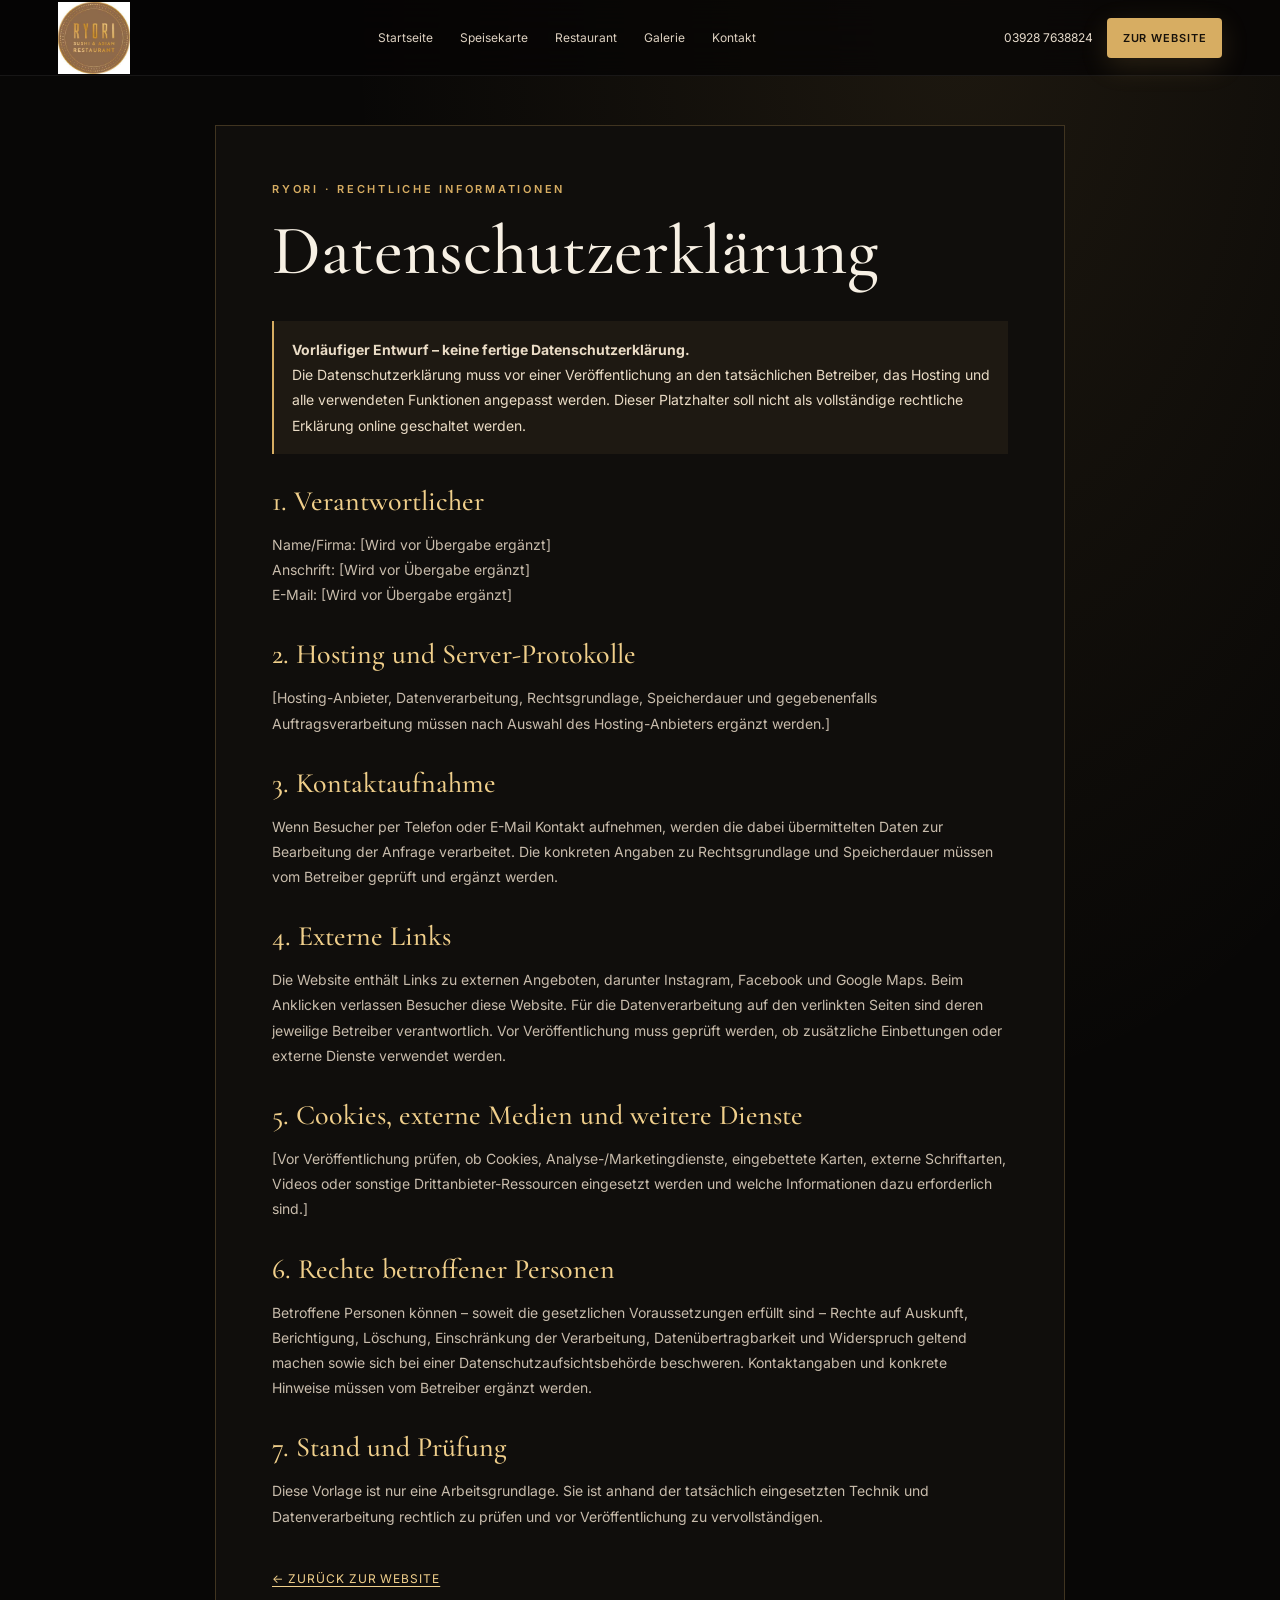
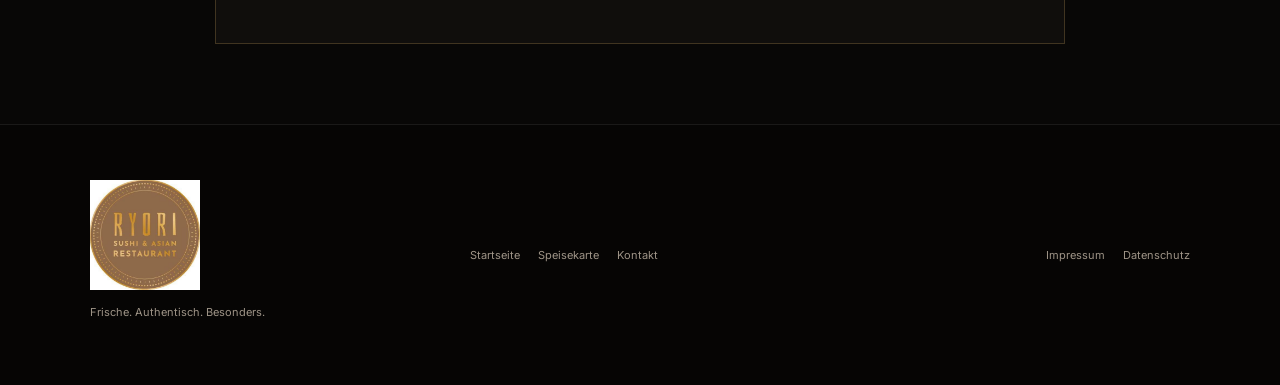
<file: datenschutz.html>
<!doctype html>
<html lang="de">
<head>
<meta charset="utf-8">
<meta name="viewport" content="width=device-width, initial-scale=1">
<meta name="theme-color" content="#080706">
<title>Datenschutz | RYORI</title>
<link rel="stylesheet" href="style.css">
<style>
.legal-page{position:relative;z-index:1;min-height:100vh;padding:125px 7% 80px;background:radial-gradient(ellipse at 75% 0%,rgba(215,173,98,.10),transparent 45%),#080706}
.legal-wrap{max-width:850px;margin:auto;border:1px solid rgba(215,173,98,.24);background:#100e0c;padding:clamp(24px,5vw,56px)}
.legal-wrap h1{font-family:'Cormorant Garamond',Georgia,serif;font-weight:500;font-size:clamp(42px,6vw,70px);margin:12px 0 28px}
.legal-wrap h2{font-family:'Cormorant Garamond',Georgia,serif;font-size:28px;font-weight:500;color:var(--gold2);margin:30px 0 8px}
.legal-wrap p,.legal-wrap li{color:#c8bcac;line-height:1.8;font-size:14px}
.legal-wrap a{color:var(--gold2);text-decoration:underline;text-underline-offset:3px}
.legal-notice{padding:16px 18px;border-left:2px solid var(--gold);background:rgba(215,173,98,.07);color:#eadcc6!important}
.legal-back{display:inline-flex;margin-top:28px;color:var(--gold2);font-size:12px;letter-spacing:.08em;text-transform:uppercase}
@media(max-width:650px){.legal-page{padding:100px 5% 50px}.legal-wrap{padding:22px}}
</style>
</head>
<body>
<div class="bg-pattern"></div>
<header class="header" id="top">
<a class="logo" href="index.html#top"><img src="assets/logo.png" alt="RYORI Sushi & Asian Restaurant"></a>
<nav class="desktop-nav"><a href="index.html#top">Startseite</a><a href="index.html#speisekarte">Speisekarte</a><a href="index.html#restaurant">Restaurant</a><a href="index.html#galerie">Galerie</a><a href="index.html#kontakt">Kontakt</a></nav>
<div class="header-actions"><a class="phone" href="tel:+4939287638824">03928 7638824</a><a class="gold-btn small" href="index.html#bestellen">Zur Website</a></div>
<button class="hamburger" aria-label="Menü öffnen" aria-expanded="false"><i></i><i></i><i></i></button>
</header>
<div class="mobile-menu"><a href="index.html#top">Startseite</a><a href="index.html#speisekarte">Speisekarte</a><a href="index.html#restaurant">Restaurant</a><a href="index.html#galerie">Galerie</a><a href="index.html#kontakt">Kontakt</a><a class="gold-btn" href="index.html#bestellen">Zur Website</a></div>
<main class="legal-page"><article class="legal-wrap"><div class="eyebrow">RYORI · RECHTLICHE INFORMATIONEN</div><h1>Datenschutzerklärung</h1><p class="legal-notice"><strong>Vorläufiger Entwurf – keine fertige Datenschutzerklärung.</strong><br>Die Datenschutzerklärung muss vor einer Veröffentlichung an den tatsächlichen Betreiber, das Hosting und alle verwendeten Funktionen angepasst werden. Dieser Platzhalter soll nicht als vollständige rechtliche Erklärung online geschaltet werden.</p>
<h2>1. Verantwortlicher</h2>
<p>Name/Firma: [Wird vor Übergabe ergänzt]<br>Anschrift: [Wird vor Übergabe ergänzt]<br>E-Mail: [Wird vor Übergabe ergänzt]</p>
<h2>2. Hosting und Server-Protokolle</h2>
<p>[Hosting-Anbieter, Datenverarbeitung, Rechtsgrundlage, Speicherdauer und gegebenenfalls Auftragsverarbeitung müssen nach Auswahl des Hosting-Anbieters ergänzt werden.]</p>
<h2>3. Kontaktaufnahme</h2>
<p>Wenn Besucher per Telefon oder E-Mail Kontakt aufnehmen, werden die dabei übermittelten Daten zur Bearbeitung der Anfrage verarbeitet. Die konkreten Angaben zu Rechtsgrundlage und Speicherdauer müssen vom Betreiber geprüft und ergänzt werden.</p>
<h2>4. Externe Links</h2>
<p>Die Website enthält Links zu externen Angeboten, darunter Instagram, Facebook und Google Maps. Beim Anklicken verlassen Besucher diese Website. Für die Datenverarbeitung auf den verlinkten Seiten sind deren jeweilige Betreiber verantwortlich. Vor Veröffentlichung muss geprüft werden, ob zusätzliche Einbettungen oder externe Dienste verwendet werden.</p>
<h2>5. Cookies, externe Medien und weitere Dienste</h2>
<p>[Vor Veröffentlichung prüfen, ob Cookies, Analyse-/Marketingdienste, eingebettete Karten, externe Schriftarten, Videos oder sonstige Drittanbieter-Ressourcen eingesetzt werden und welche Informationen dazu erforderlich sind.]</p>
<h2>6. Rechte betroffener Personen</h2>
<p>Betroffene Personen können – soweit die gesetzlichen Voraussetzungen erfüllt sind – Rechte auf Auskunft, Berichtigung, Löschung, Einschränkung der Verarbeitung, Datenübertragbarkeit und Widerspruch geltend machen sowie sich bei einer Datenschutzaufsichtsbehörde beschweren. Kontaktangaben und konkrete Hinweise müssen vom Betreiber ergänzt werden.</p>
<h2>7. Stand und Prüfung</h2>
<p>Diese Vorlage ist nur eine Arbeitsgrundlage. Sie ist anhand der tatsächlich eingesetzten Technik und Datenverarbeitung rechtlich zu prüfen und vor Veröffentlichung zu vervollständigen.</p><a class="legal-back" href="index.html">← Zurück zur Website</a></article></main>
<footer><div class="footer-brand"><img src="assets/logo.png" alt="RYORI"><p>Frische. Authentisch. Besonders.</p></div><div class="footer-links"><a href="index.html#top">Startseite</a><a href="index.html#speisekarte">Speisekarte</a><a href="index.html#kontakt">Kontakt</a></div><div class="footer-social"><a href="impressum.html">Impressum</a><a href="datenschutz.html">Datenschutz</a></div></footer>
<script src="script.js"></script>
</body></html>
</file>
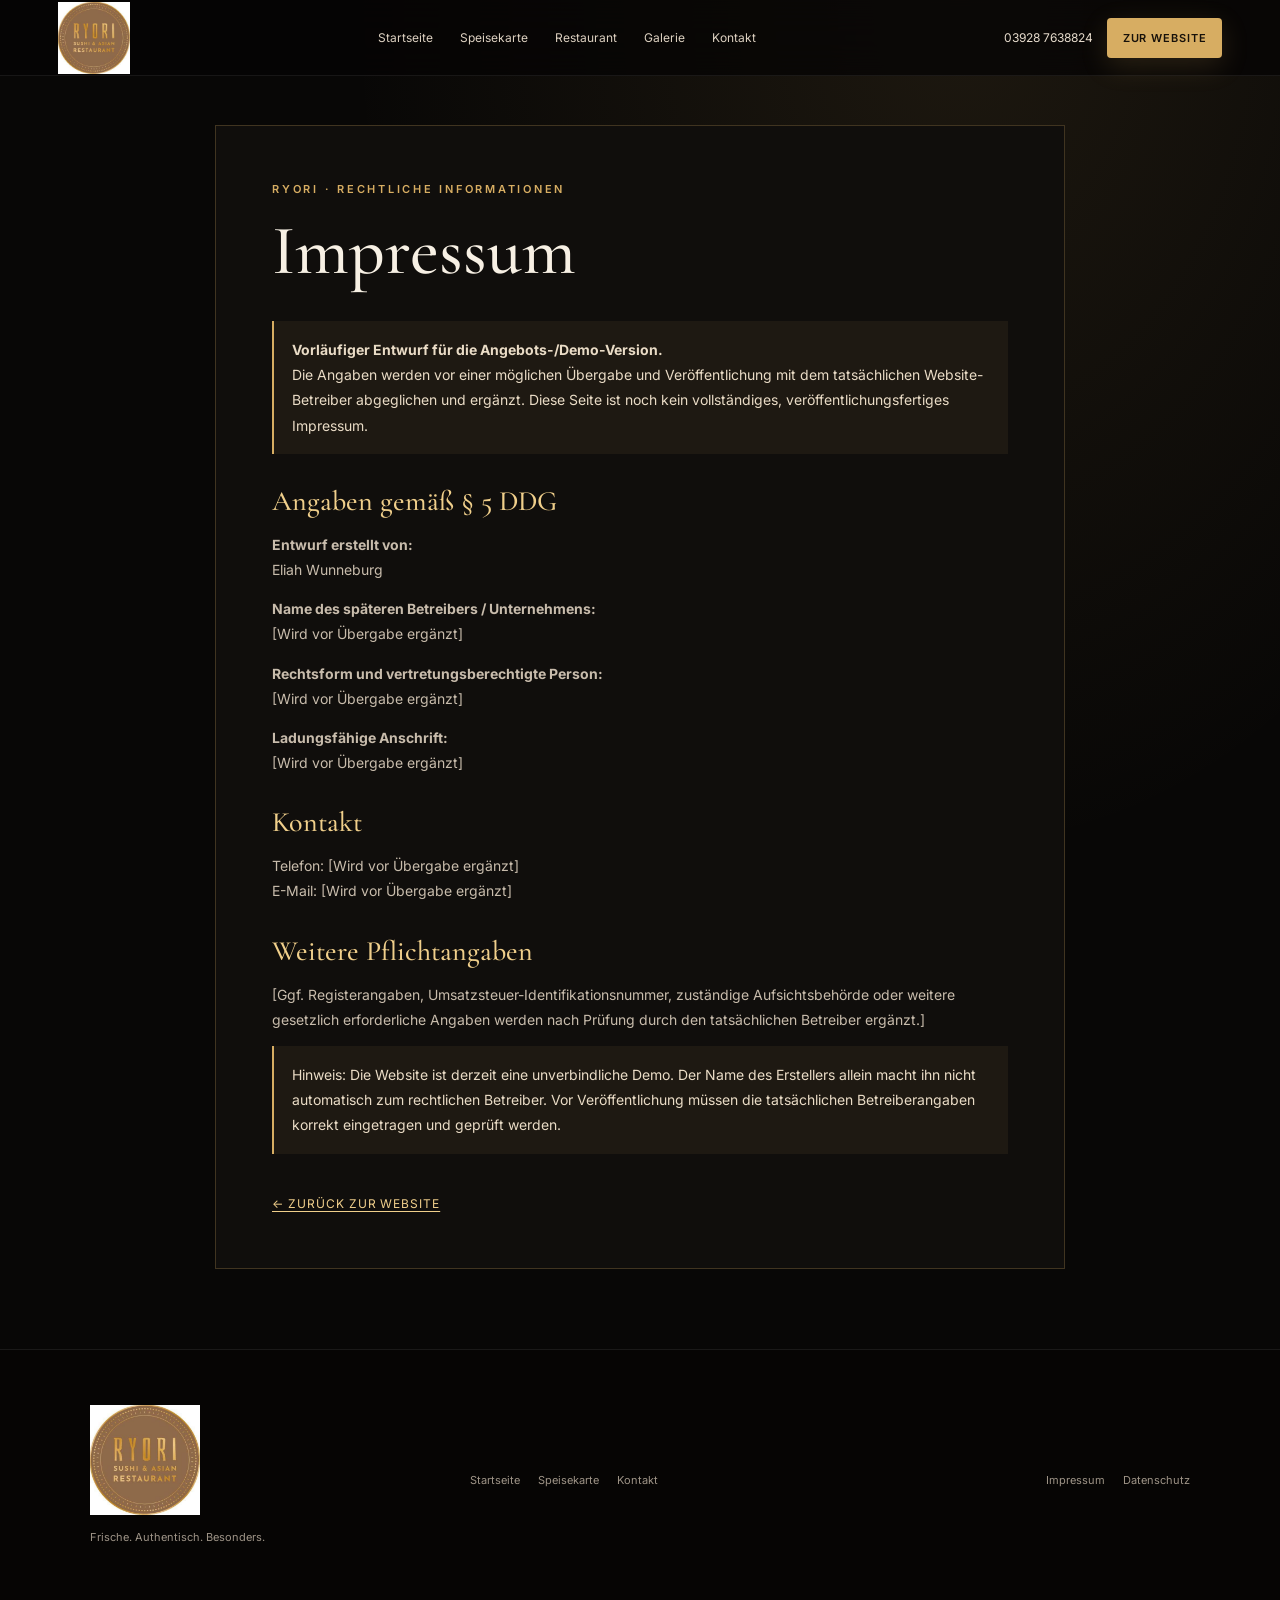
<file: impressum.html>
<!doctype html>
<html lang="de">
<head>
<meta charset="utf-8">
<meta name="viewport" content="width=device-width, initial-scale=1">
<meta name="theme-color" content="#080706">
<title>Impressum | RYORI</title>
<link rel="stylesheet" href="style.css">
<style>
.legal-page{position:relative;z-index:1;min-height:100vh;padding:125px 7% 80px;background:radial-gradient(ellipse at 75% 0%,rgba(215,173,98,.10),transparent 45%),#080706}
.legal-wrap{max-width:850px;margin:auto;border:1px solid rgba(215,173,98,.24);background:#100e0c;padding:clamp(24px,5vw,56px)}
.legal-wrap h1{font-family:'Cormorant Garamond',Georgia,serif;font-weight:500;font-size:clamp(42px,6vw,70px);margin:12px 0 28px}
.legal-wrap h2{font-family:'Cormorant Garamond',Georgia,serif;font-size:28px;font-weight:500;color:var(--gold2);margin:30px 0 8px}
.legal-wrap p,.legal-wrap li{color:#c8bcac;line-height:1.8;font-size:14px}
.legal-wrap a{color:var(--gold2);text-decoration:underline;text-underline-offset:3px}
.legal-notice{padding:16px 18px;border-left:2px solid var(--gold);background:rgba(215,173,98,.07);color:#eadcc6!important}
.legal-back{display:inline-flex;margin-top:28px;color:var(--gold2);font-size:12px;letter-spacing:.08em;text-transform:uppercase}
@media(max-width:650px){.legal-page{padding:100px 5% 50px}.legal-wrap{padding:22px}}
</style>
</head>
<body>
<div class="bg-pattern"></div>
<header class="header" id="top">
<a class="logo" href="index.html#top"><img src="assets/logo.png" alt="RYORI Sushi & Asian Restaurant"></a>
<nav class="desktop-nav"><a href="index.html#top">Startseite</a><a href="index.html#speisekarte">Speisekarte</a><a href="index.html#restaurant">Restaurant</a><a href="index.html#galerie">Galerie</a><a href="index.html#kontakt">Kontakt</a></nav>
<div class="header-actions"><a class="phone" href="tel:+4939287638824">03928 7638824</a><a class="gold-btn small" href="index.html#bestellen">Zur Website</a></div>
<button class="hamburger" aria-label="Menü öffnen" aria-expanded="false"><i></i><i></i><i></i></button>
</header>
<div class="mobile-menu"><a href="index.html#top">Startseite</a><a href="index.html#speisekarte">Speisekarte</a><a href="index.html#restaurant">Restaurant</a><a href="index.html#galerie">Galerie</a><a href="index.html#kontakt">Kontakt</a><a class="gold-btn" href="index.html#bestellen">Zur Website</a></div>
<main class="legal-page"><article class="legal-wrap"><div class="eyebrow">RYORI · RECHTLICHE INFORMATIONEN</div><h1>Impressum</h1><p class="legal-notice"><strong>Vorläufiger Entwurf für die Angebots-/Demo-Version.</strong><br>Die Angaben werden vor einer möglichen Übergabe und Veröffentlichung mit dem tatsächlichen Website-Betreiber abgeglichen und ergänzt. Diese Seite ist noch kein vollständiges, veröffentlichungsfertiges Impressum.</p>
<h2>Angaben gemäß § 5 DDG</h2>
<p><strong>Entwurf erstellt von:</strong><br>Eliah Wunneburg</p>
<p><strong>Name des späteren Betreibers / Unternehmens:</strong><br>[Wird vor Übergabe ergänzt]</p>
<p><strong>Rechtsform und vertretungsberechtigte Person:</strong><br>[Wird vor Übergabe ergänzt]</p>
<p><strong>Ladungsfähige Anschrift:</strong><br>[Wird vor Übergabe ergänzt]</p>
<h2>Kontakt</h2>
<p>Telefon: [Wird vor Übergabe ergänzt]<br>E-Mail: [Wird vor Übergabe ergänzt]</p>
<h2>Weitere Pflichtangaben</h2>
<p>[Ggf. Registerangaben, Umsatzsteuer-Identifikationsnummer, zuständige Aufsichtsbehörde oder weitere gesetzlich erforderliche Angaben werden nach Prüfung durch den tatsächlichen Betreiber ergänzt.]</p>
<p class="legal-notice">Hinweis: Die Website ist derzeit eine unverbindliche Demo. Der Name des Erstellers allein macht ihn nicht automatisch zum rechtlichen Betreiber. Vor Veröffentlichung müssen die tatsächlichen Betreiberangaben korrekt eingetragen und geprüft werden.</p><a class="legal-back" href="index.html">← Zurück zur Website</a></article></main>
<footer><div class="footer-brand"><img src="assets/logo.png" alt="RYORI"><p>Frische. Authentisch. Besonders.</p></div><div class="footer-links"><a href="index.html#top">Startseite</a><a href="index.html#speisekarte">Speisekarte</a><a href="index.html#kontakt">Kontakt</a></div><div class="footer-social"><a href="impressum.html">Impressum</a><a href="datenschutz.html">Datenschutz</a></div></footer>
<script src="script.js"></script>
</body></html>
</file>
<file: style.css>
@import url('https://fonts.googleapis.com/css2?family=Cormorant+Garamond:wght@400;500;600;700&family=Inter:wght@400;500;600;700&display=swap');
:root{--bg:#080706;--panel:#100e0c;--gold:#d7ad62;--gold2:#f0cf8b;--text:#f7f0e4;--muted:#b9ad9d;--line:rgba(215,173,98,.24)}*{box-sizing:border-box}html{scroll-behavior:smooth}body{margin:0;background:var(--bg);color:var(--text);font-family:Inter,Arial,sans-serif;overflow-x:hidden}.bg-pattern{position:fixed;inset:0;pointer-events:none;opacity:.035;background-image:radial-gradient(circle at 20% 20%,#d7ad62 1px,transparent 1px);background-size:35px 35px;z-index:0}a{color:inherit;text-decoration:none}button{font:inherit;color:inherit}.header{position:fixed;top:0;left:0;right:0;height:76px;z-index:50;display:flex;align-items:center;gap:28px;padding:0 4.5%;background:rgba(6,5,4,.76);backdrop-filter:blur(18px);border-bottom:1px solid rgba(255,255,255,.07)}.logo img{width:72px;height:72px;object-fit:contain;display:block}.desktop-nav{display:flex;gap:27px;margin:auto}.desktop-nav a{font-size:12px;color:#ddd1c1;transition:.25s}.desktop-nav a:hover{color:var(--gold2)}.header-actions{display:flex;align-items:center;gap:14px}.phone{font-size:12px;color:#e7dccd}.gold-btn,.outline-btn{display:inline-flex;align-items:center;justify-content:center;gap:8px;min-height:48px;padding:0 22px;border-radius:4px;text-transform:uppercase;letter-spacing:.08em;font-size:11px;font-weight:600;transition:.25s}.gold-btn{background:var(--gold);color:#17110a;box-shadow:0 8px 28px rgba(215,173,98,.16)}.gold-btn:hover{background:var(--gold2);transform:translateY(-2px)}.outline-btn{border:1px solid var(--gold);color:#f4e2c4;background:rgba(0,0,0,.12)}.outline-btn:hover{background:rgba(215,173,98,.1);transform:translateY(-2px)}.small{min-height:40px;padding:0 16px}.hamburger{display:none;background:none;border:0}.mobile-menu{display:none}.hero{min-height:100svh;position:relative;display:flex;align-items:center;overflow:hidden}.hero video{position:absolute;inset:0;width:100%;height:100%;object-fit:cover}.hero-shade{position:absolute;inset:0;background:linear-gradient(90deg,rgba(0,0,0,.84),rgba(0,0,0,.35) 55%,rgba(0,0,0,.5)),linear-gradient(0deg,rgba(0,0,0,.75),transparent 45%)}.hero-content{position:relative;z-index:2;margin-left:9%;padding-top:70px;max-width:680px}.eyebrow{font-size:11px;letter-spacing:.25em;color:var(--gold);font-weight:600}.hero h1{font-family:'Cormorant Garamond',serif;font-size:clamp(74px,10vw,150px);line-height:.8;margin:25px 0 18px;font-weight:500;letter-spacing:.1em}.hero-sub{font-family:'Cormorant Garamond',serif;font-size:clamp(18px,2vw,29px);letter-spacing:.13em}.gold-rule{height:1px;width:90px;background:var(--gold);margin:22px 0}.hero-content>p{letter-spacing:.18em;color:#eadfce;font-size:12px}.actions{display:flex;gap:12px;flex-wrap:wrap;margin-top:28px}.watch{position:absolute;right:5%;bottom:28px;z-index:2;font-size:12px;color:#eee}.hero-proof{position:absolute;left:9%;bottom:28px;z-index:2;display:flex;align-items:center;gap:12px}.hero-proof strong,.stars{color:var(--gold);letter-spacing:4px}.hero-proof span{font-size:11px;color:#d0c4b3}.section{position:relative;z-index:1;padding:105px 7%}.categories,.favorites,.gallery,.reviews{background:#090807}.heading{margin-bottom:42px}.heading.center{text-align:center}.heading h2,.about h2,.order h2,.contact h2{font-family:'Cormorant Garamond',serif;font-weight:500;font-size:clamp(45px,5vw,76px);line-height:.95;margin:12px 0 0}.heading p{color:var(--muted);max-width:650px;margin:15px auto 0;line-height:1.7;font-size:14px}.heading.split{display:flex;align-items:end;justify-content:space-between;gap:30px}.category-grid{display:grid;grid-template-columns:repeat(6,1fr);gap:12px}.cat{position:relative;aspect-ratio:.75;overflow:hidden;border:1px solid rgba(255,255,255,.09);border-radius:5px;background:#111;isolation:isolate}.cat img{width:100%;height:100%;object-fit:cover;transition:.45s}.cat:after{content:'';position:absolute;inset:0;background:linear-gradient(0deg,rgba(0,0,0,.88),transparent 65%)}.cat span{position:absolute;z-index:2;left:14px;bottom:15px;font-family:'Cormorant Garamond',serif;font-size:21px}.cat b{position:absolute;z-index:2;right:14px;bottom:15px;color:var(--gold);font-size:18px}.cat:hover img{transform:scale(1.08)}.order{position:relative;min-height:650px;display:flex;align-items:center;padding:90px 9%;overflow:hidden}.order-bg{position:absolute;inset:0;background:linear-gradient(90deg,#0b0907 0%,rgba(11,9,7,.82) 36%,rgba(11,9,7,.2)),url('assets/photos/483751943_676963011361496_2176011950325386464_n.jpg') center/cover}.order-content,.order-options{position:relative;z-index:1}.order-content{max-width:520px}.order h2 em,.about h2 em,.contact h2 em{color:var(--gold);font-style:normal}.order p{color:#c7bbaa;line-height:1.7;max-width:460px}.order-options{margin-left:auto;display:flex;gap:10px;align-self:flex-end}.order-options div{padding:20px 22px;border:1px solid var(--line);background:rgba(0,0,0,.35);min-width:190px}.order-options span{color:var(--gold);font-size:11px}.order-options strong{display:block;margin:12px 0 5px}.order-options small{color:#9e9386}.food-grid{display:grid;grid-template-columns:repeat(5,1fr);gap:12px}.food{background:#11100e;border:1px solid rgba(255,255,255,.08);border-radius:5px;overflow:hidden}.food img{width:100%;aspect-ratio:1/1.05;object-fit:cover;display:block}.food div{padding:17px}.food small{font-size:9px;color:var(--gold);letter-spacing:.2em}.food h3{font-family:'Cormorant Garamond',serif;font-size:26px;margin:8px 0}.food p{font-size:12px;color:#aaa093;line-height:1.5;margin:0}.about{position:relative;display:grid;grid-template-columns:1.15fr .85fr;min-height:680px;background:#0e0c0a}.about-image img{width:100%;height:100%;object-fit:cover;display:block}.about-copy{padding:10%;display:flex;flex-direction:column;justify-content:center;background:linear-gradient(120deg,#100d0a,#080706)}.about-copy p{color:#bdb0a0;line-height:1.8;max-width:550px}.features{display:flex;flex-wrap:wrap;gap:15px;margin:22px 0 28px;color:#d9ccb9;font-size:12px}.gallery-grid{display:grid;grid-template-columns:1.2fr 1fr 1fr;grid-auto-rows:220px;gap:10px}.gallery-item{border:0;padding:0;background:none;overflow:hidden;cursor:pointer}.gallery-item.tall{grid-row:span 2}.gallery-item.wide{grid-column:span 2}.gallery-item img{width:100%;height:100%;object-fit:cover;transition:.45s}.gallery-item:hover img{transform:scale(1.04)}.reviews{background:linear-gradient(180deg,#0a0908,#0e0c0a)}.review-grid{display:grid;grid-template-columns:repeat(4,1fr);gap:12px}.review-grid blockquote{margin:0;padding:30px;border:1px solid var(--line);background:rgba(255,255,255,.015);font-family:'Cormorant Garamond',serif;font-size:23px;line-height:1.2}.review-grid cite{display:block;margin-top:20px;color:#988d80;font-family:Inter;font-size:10px;font-style:normal;letter-spacing:.15em;text-transform:uppercase}.menu{padding:105px 7%;background:#0b0907}.menu-grid{display:grid;grid-template-columns:repeat(4,1fr);gap:14px}.menu-grid button{padding:0;border:1px solid var(--line);background:#0f0d0b;cursor:pointer}.menu-grid img{display:block;width:100%;height:auto}.contact{display:grid;grid-template-columns:1fr 1fr;min-height:560px;background:#100d0a}.contact-photo img{width:100%;height:100%;object-fit:cover}.contact-copy{padding:9%;display:flex;flex-direction:column;justify-content:center}.contact-list{display:grid;grid-template-columns:repeat(2,1fr);gap:25px;margin:25px 0;color:#bdb1a2;font-size:13px;line-height:1.7}.contact-list p{margin:0}.contact-list p:first-child{grid-column:span 2}.contact-list b{color:#f1e4d1}.contact-list a{color:var(--gold2)}footer{display:grid;grid-template-columns:1fr 1fr 1fr;gap:40px;padding:55px 7%;background:#060504;border-top:1px solid rgba(255,255,255,.08);color:#9e9487}footer img{width:110px}.footer-brand p{font-size:11px}.footer-links,.footer-social{display:flex;flex-wrap:wrap;align-content:center;gap:18px;font-size:11px}.footer-social{justify-content:flex-end}.footer-social span{width:100%;text-align:right}.lightbox{display:none;position:fixed;inset:0;z-index:100;background:rgba(0,0,0,.92);align-items:center;justify-content:center;padding:25px}.lightbox.open{display:flex}.lightbox img{max-width:95vw;max-height:90vh;object-fit:contain}.lightbox button{position:absolute;top:20px;right:25px;border:0;background:none;font-size:44px;cursor:pointer;color:white}
@media(max-width:900px){.desktop-nav,.header-actions{display:none}.header{height:66px;padding:0 18px;justify-content:space-between}.logo img{width:62px;height:62px}.hamburger{display:flex;flex-direction:column;gap:5px;width:42px;height:42px;align-items:center;justify-content:center}.hamburger i{display:block;width:23px;height:2px;background:#eee}.mobile-menu{position:fixed;top:66px;left:0;right:0;z-index:49;display:flex;flex-direction:column;background:rgba(8,7,6,.97);backdrop-filter:blur(20px);max-height:0;overflow:hidden;transition:max-height .3s;border-bottom:1px solid var(--line)}.mobile-menu.open{max-height:420px}.mobile-menu a{padding:18px 22px;border-bottom:1px solid rgba(255,255,255,.06);font-size:13px}.mobile-menu .gold-btn{margin:14px 18px 20px}.hero{min-height:760px}.hero-content{margin-left:0;padding:120px 24px 0;max-width:100%}.hero h1{font-size:82px;margin-top:22px}.hero-sub{font-size:17px}.hero-content>p{font-size:10px}.hero-proof{left:24px;bottom:28px}.hero-proof span{font-size:10px}.watch{right:24px;bottom:28px}.section{padding:75px 18px}.heading{margin-bottom:30px}.heading.split{align-items:flex-start;flex-direction:column}.heading h2{font-size:53px}.category-grid{grid-template-columns:repeat(2,1fr);gap:9px}.cat{aspect-ratio:1/1.15}.cat span{font-size:20px}.order{min-height:720px;padding:80px 24px;align-items:flex-start}.order-bg{background:linear-gradient(0deg,#0b0907 8%,rgba(11,9,7,.7) 60%,rgba(11,9,7,.2)),url('assets/photos/483751943_676963011361496_2176011950325386464_n.jpg') center/cover}.order-options{position:absolute;left:24px;right:24px;bottom:35px;display:grid;grid-template-columns:1fr 1fr}.order-options div{min-width:0;padding:15px}.order h2{font-size:56px}.food-grid{grid-template-columns:1fr 1fr}.food:nth-child(n+5){display:none}.food h3{font-size:22px}.about{grid-template-columns:1fr}.about-image{height:400px}.about-copy{padding:60px 24px}.gallery-grid{grid-template-columns:1fr 1fr;grid-auto-rows:170px}.gallery-item.tall{grid-row:span 2}.gallery-item.wide{grid-column:span 2}.review-grid{grid-template-columns:1fr}.menu{padding:75px 18px}.menu-grid{grid-template-columns:1fr 1fr;gap:8px}.contact{grid-template-columns:1fr}.contact-photo{height:360px}.contact-copy{padding:60px 24px}.contact-list{grid-template-columns:1fr}.contact-list p:first-child{grid-column:auto}footer{grid-template-columns:1fr;padding:45px 24px}.footer-social{justify-content:flex-start}.footer-social span{text-align:left}.footer-links{gap:12px}.gold-btn,.outline-btn{min-height:50px}.actions{width:100%}.actions .gold-btn,.actions .outline-btn{flex:1}.hero .actions .outline-btn{min-width:190px}}
@media(max-width:430px){.hero{min-height:740px}.hero h1{font-size:70px}.hero-sub{font-size:15px}.hero-content{padding-top:115px}.hero-proof{bottom:25px}.hero-proof strong{font-size:12px}.watch{display:none}.category-grid{grid-template-columns:1fr 1fr}.cat span{font-size:18px}.food-grid{grid-template-columns:1fr}.food:nth-child(n+4){display:none}.gallery-grid{grid-template-columns:1fr 1fr;grid-auto-rows:145px}.menu-grid{grid-template-columns:1fr}.contact-photo{height:300px}}

/* Text-Speisekarte – Ergänzung zu RYORI V2, bestehendes Design bleibt erhalten */
.text-menu-tools{max-width:1050px;margin:0 auto 26px}
#menu-search{display:block;width:100%;padding:16px 18px;background:#100e0c;border:1px solid rgba(215,173,98,.35);border-radius:4px;color:var(--text);font:inherit;outline:none}
#menu-search:focus{border-color:var(--gold2);box-shadow:0 0 0 2px rgba(215,173,98,.12)}
#menu-search::placeholder{color:#988d80}
.text-menu-categories{display:flex;gap:8px;flex-wrap:wrap;margin-top:16px}
.text-menu-categories button{padding:9px 12px;border:1px solid rgba(215,173,98,.24);background:#100e0c;color:#d4c5b1;border-radius:3px;font-size:11px;cursor:pointer;transition:.2s}
.text-menu-categories button:hover,.text-menu-categories button.active{background:var(--gold);color:#17110a;border-color:var(--gold)}
.menu-result-count{font-size:11px;color:var(--muted);letter-spacing:.08em;margin:15px 0 0;text-align:left}
.text-menu-content{max-width:1050px;margin:auto;display:grid;grid-template-columns:repeat(2,minmax(0,1fr));gap:16px;align-items:start}
.text-menu-group{border:1px solid rgba(215,173,98,.22);background:linear-gradient(145deg,#100e0c,#0c0a08);border-radius:4px;overflow:hidden;min-width:0}
.text-menu-group-title{padding:17px 19px;background:linear-gradient(90deg,rgba(215,173,98,.12),rgba(215,173,98,.025));border-bottom:1px solid rgba(215,173,98,.22);display:flex;justify-content:space-between;align-items:baseline;gap:12px}
.text-menu-group-title h3{font-family:'Cormorant Garamond',Georgia,serif;font-weight:500;font-size:27px;margin:0;line-height:1.1}
.text-menu-group-title span{font-size:9px;letter-spacing:.15em;color:var(--gold);text-transform:uppercase;white-space:nowrap}
.text-menu-item{padding:13px 18px;border-bottom:1px solid rgba(255,255,255,.055);display:grid;grid-template-columns:minmax(0,1fr) auto;gap:5px 12px}
.text-menu-item:last-child{border-bottom:0}
.text-menu-item-main{font-size:13px;font-weight:600;line-height:1.4}
.text-menu-code{display:inline-block;color:var(--gold);font-size:10px;min-width:38px;font-weight:600;letter-spacing:.04em}
.text-menu-price{color:var(--gold2);font-size:13px;font-weight:600;white-space:nowrap;font-variant-numeric:tabular-nums}
.text-menu-desc{grid-column:1/-1;padding-left:38px;color:#aa9e8e;font-size:11px;line-height:1.55}
.text-menu-empty{grid-column:1/-1;text-align:center;padding:40px 15px;color:var(--muted);border:1px solid rgba(215,173,98,.2)}
.menu-disclaimer{max-width:1050px;margin:22px auto 0;color:#8e8376;font-size:10px;line-height:1.6}
@media(max-width:760px){.text-menu-content{grid-template-columns:1fr;gap:12px}.text-menu-group-title{padding:15px}.text-menu-group-title h3{font-size:25px}.text-menu-item{padding:12px 14px;gap:5px 8px}.text-menu-desc{padding-left:0}.text-menu-code{min-width:34px}.text-menu-item-main{font-size:13px}.text-menu-price{font-size:12px}.text-menu-categories{flex-wrap:nowrap;overflow-x:auto;padding-bottom:8px}.text-menu-categories button{white-space:nowrap;flex-shrink:0}}
</file>
